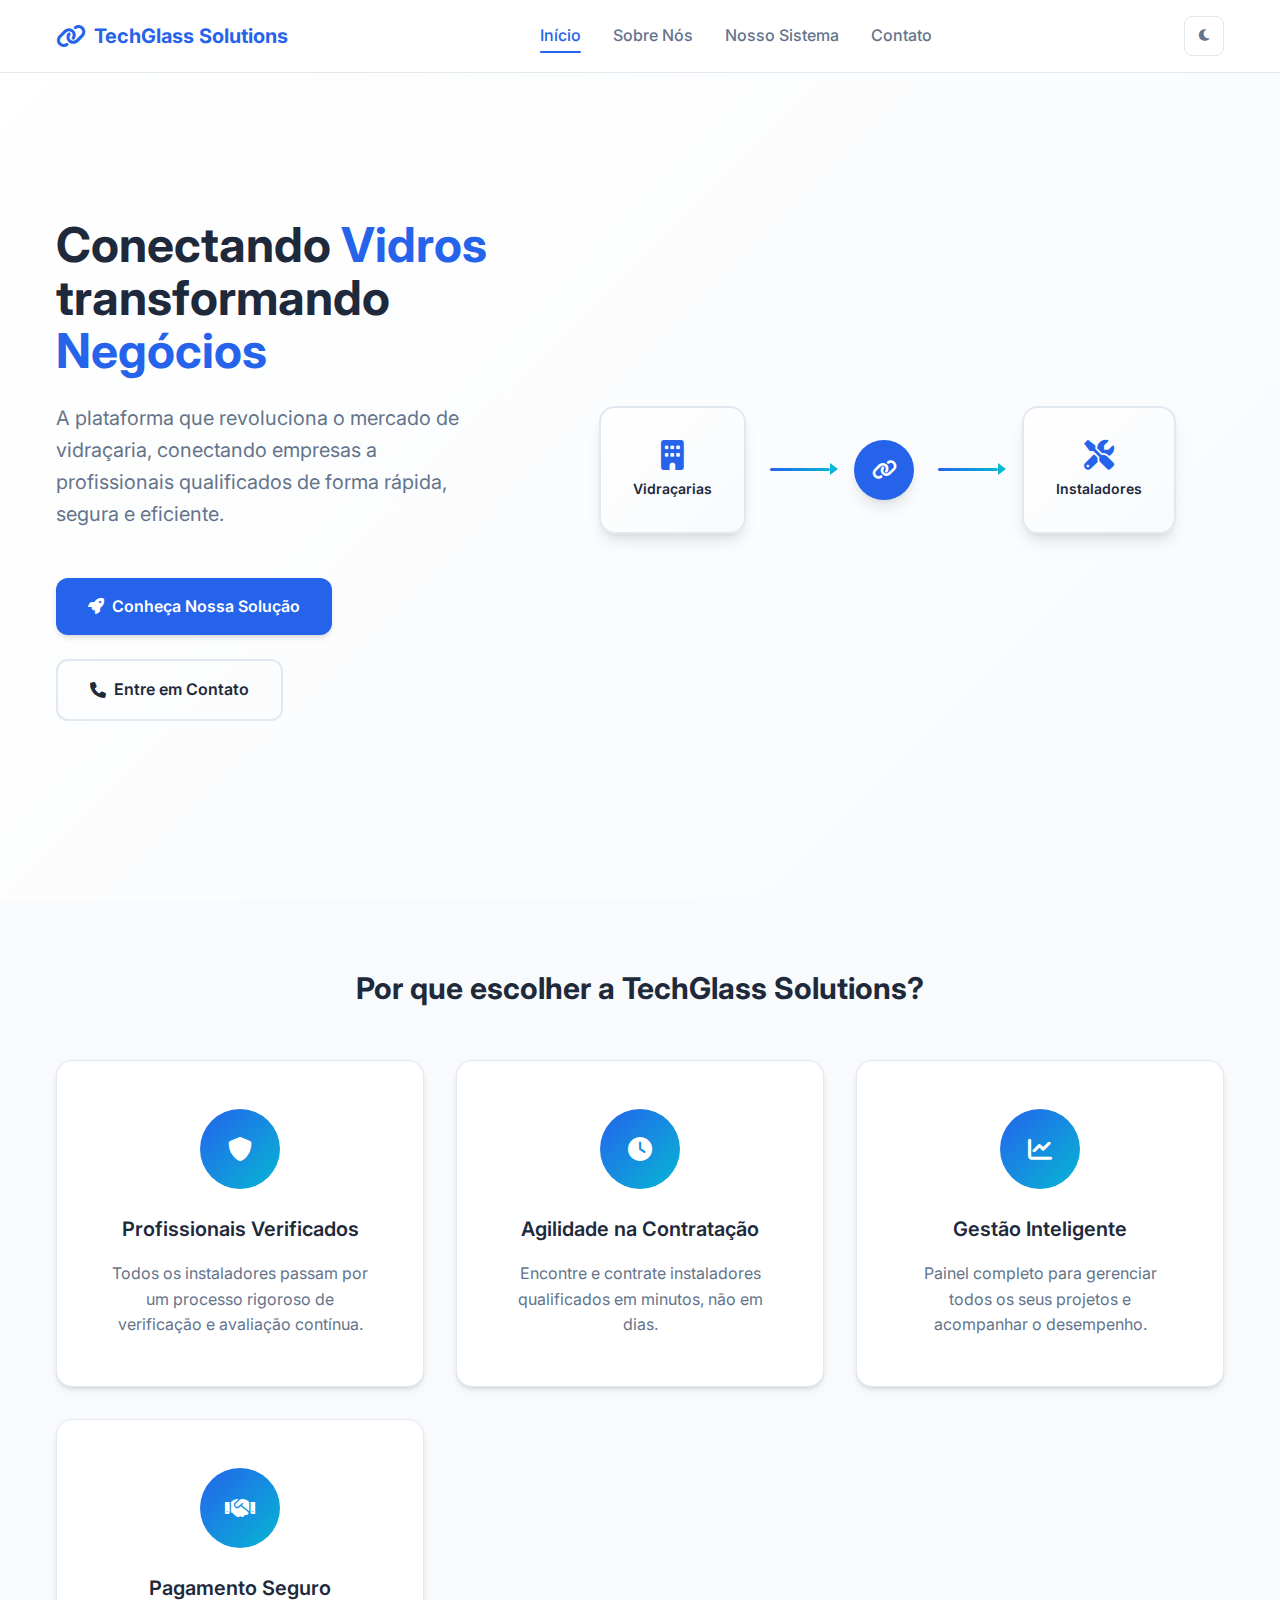
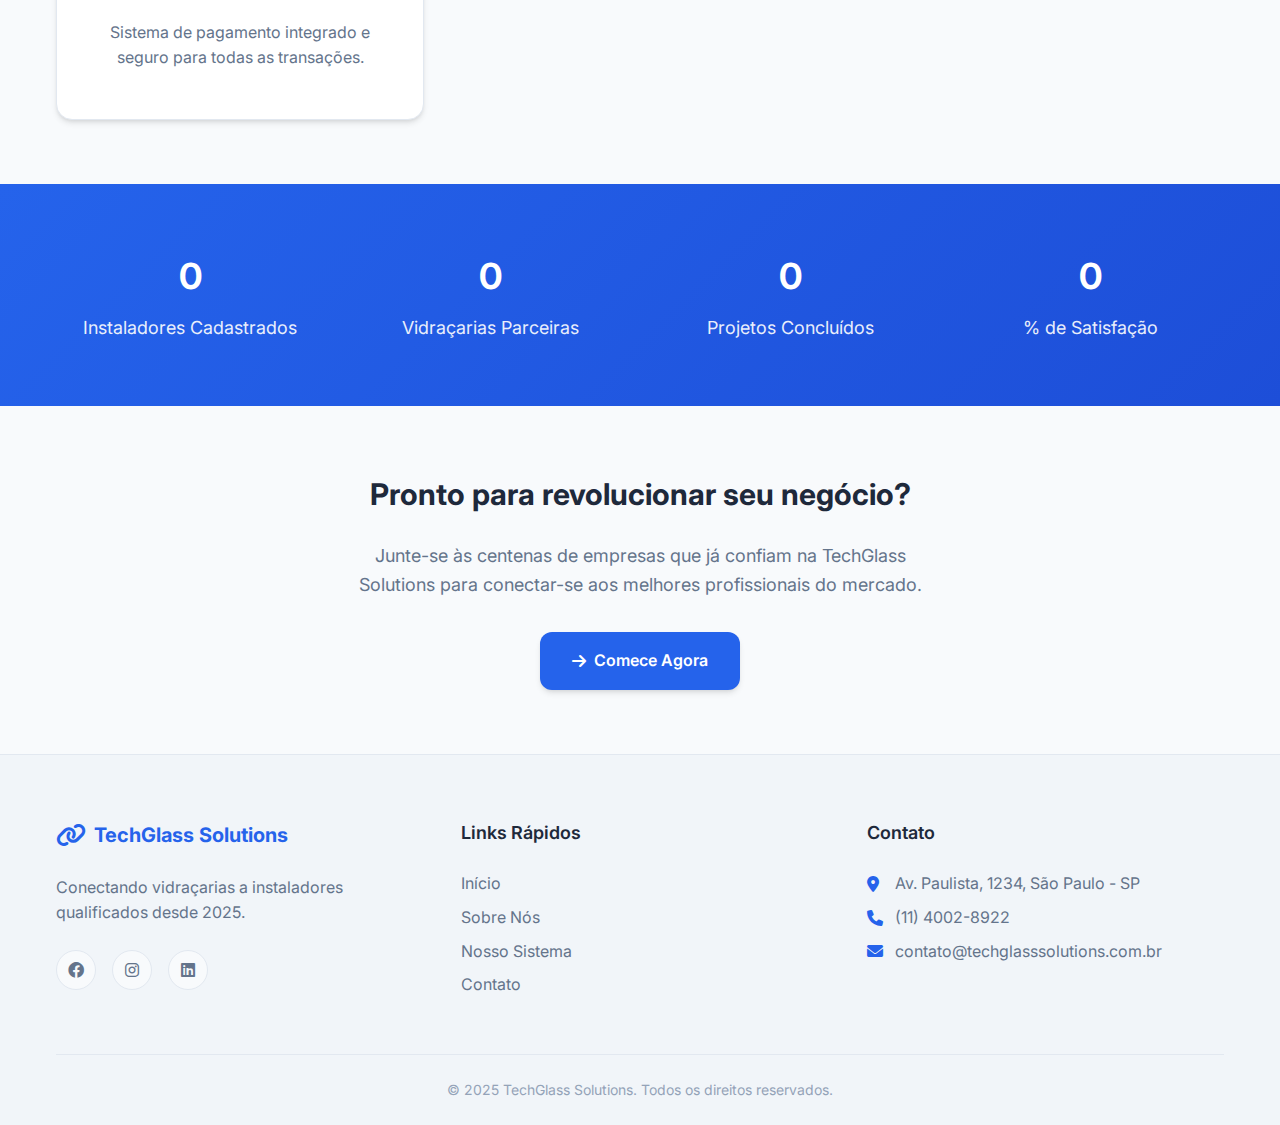
<file: index.html>
<!DOCTYPE html>
<html lang="pt-BR">

<head>
  <meta charset="UTF-8">
  <meta name="viewport" content="width=device-width, initial-scale=1.0">
  <title>TechGlass Solutions - Conectando Vidraçarias a Instaladores</title>
  <link rel="stylesheet" href="styles.css">
  <link href="https://fonts.googleapis.com/css2?family=Inter:wght@300;400;500;600;700&display=swap" rel="stylesheet">
  <link rel="stylesheet" href="https://cdnjs.cloudflare.com/ajax/libs/font-awesome/6.0.0/css/all.min.css">
</head>

<body>
  <!-- Header -->
  <header class="header">
    <nav class="navbar">
      <div class="nav-container">
        <div class="nav-logo">
          <i class="fas fa-link"></i>
          <span>TechGlass Solutions</span>
        </div>
        <ul class="nav-menu">
          <li><a href="index.html" class="nav-link active">Início</a></li>
          <li><a href="sobre.html" class="nav-link">Sobre Nós</a></li>
          <li><a href="projeto.html" class="nav-link">Nosso Sistema</a></li>
          <li><a href="contato.html" class="nav-link">Contato</a></li>
        </ul>
        <div class="nav-controls">
          <button class="theme-toggle" id="themeToggle">
            <i class="fas fa-moon"></i>
          </button>
          <div class="hamburger" id="hamburger">
            <span></span>
            <span></span>
            <span></span>
          </div>
        </div>
      </div>
    </nav>
  </header>

  <!-- Hero Section -->
  <section class="hero">
    <div class="hero-container">
      <div class="hero-content">
        <h1 class="hero-title">
          Conectando <span class="highlight">Vidros</span>
          transformando <span class="highlight">Negócios</span>
        </h1>
        <p class="hero-subtitle">
          A plataforma que revoluciona o mercado de vidraçaria, conectando empresas a profissionais qualificados de
          forma rápida, segura e eficiente.
        </p>
        <div class="hero-buttons">
          <a href="projeto.html" class="btn btn-primary">
            <i class="fas fa-rocket"></i>
            Conheça Nossa Solução
          </a>
          <a href="contato.html" class="btn btn-secondary">
            <i class="fas fa-phone"></i>
            Entre em Contato
          </a>
        </div>
      </div>
      <div class="hero-image">
        <div class="hero-graphic">
          <div class="glass-panel panel-1">
            <i class="fas fa-building"></i>
            <span>Vidraçarias</span>
          </div>
          <div class="connection-line"></div>
          <div class="platform-icon">
            <i class="fas fa-link"></i>
          </div>
          <div class="connection-line"></div>
          <div class="glass-panel panel-2">
            <i class="fas fa-tools"></i>
            <span>Instaladores</span>
          </div>
        </div>
      </div>
    </div>
  </section>

  <!-- Features Section -->
  <section class="features">
    <div class="container">
      <h2 class="section-title">Por que escolher a TechGlass Solutions?</h2>
      <div class="features-grid">
        <div class="feature-card">
          <div class="feature-icon">
            <i class="fas fa-shield-alt"></i>
          </div>
          <h3>Profissionais Verificados</h3>
          <p>Todos os instaladores passam por um processo rigoroso de verificação e avaliação contínua.</p>
        </div>
        <div class="feature-card">
          <div class="feature-icon">
            <i class="fas fa-clock"></i>
          </div>
          <h3>Agilidade na Contratação</h3>
          <p>Encontre e contrate instaladores qualificados em minutos, não em dias.</p>
        </div>
        <div class="feature-card">
          <div class="feature-icon">
            <i class="fas fa-chart-line"></i>
          </div>
          <h3>Gestão Inteligente</h3>
          <p>Painel completo para gerenciar todos os seus projetos e acompanhar o desempenho.</p>
        </div>
        <div class="feature-card">
          <div class="feature-icon">
            <i class="fas fa-handshake"></i>
          </div>
          <h3>Pagamento Seguro</h3>
          <p>Sistema de pagamento integrado e seguro para todas as transações.</p>
        </div>
      </div>
    </div>
  </section>

  <!-- Stats Section -->
  <section class="stats">
    <div class="container">
      <div class="stats-grid">
        <div class="stat-item">
          <div class="stat-number" data-target="500">0</div>
          <div class="stat-label">Instaladores Cadastrados</div>
        </div>
        <div class="stat-item">
          <div class="stat-number" data-target="150">0</div>
          <div class="stat-label">Vidraçarias Parceiras</div>
        </div>
        <div class="stat-item">
          <div class="stat-number" data-target="2500">0</div>
          <div class="stat-label">Projetos Concluídos</div>
        </div>
        <div class="stat-item">
          <div class="stat-number" data-target="98">0</div>
          <div class="stat-label">% de Satisfação</div>
        </div>
      </div>
    </div>
  </section>

  <!-- CTA Section -->
  <section class="cta">
    <div class="container">
      <div class="cta-content">
        <h2>Pronto para revolucionar seu negócio?</h2>
        <p>Junte-se às centenas de empresas que já confiam na TechGlass Solutions para conectar-se aos melhores
          profissionais do
          mercado.</p>
        <a href="contato.html" class="btn btn-primary">
          <i class="fas fa-arrow-right"></i>
          Comece Agora
        </a>
      </div>
    </div>
  </section>

  <!-- Footer -->
  <footer class="footer">
    <div class="container">
      <div class="footer-content">
        <div class="footer-section">
          <div class="footer-logo">
            <i class="fas fa-link"></i>
            <span>TechGlass Solutions</span>
          </div>
          <p>Conectando vidraçarias a instaladores qualificados desde 2025.</p>
          <div class="social-links">
            <a href="#"><i class="fab fa-facebook"></i></a>
            <a href="#"><i class="fab fa-instagram"></i></a>
            <a href="#"><i class="fab fa-linkedin"></i></a>
          </div>
        </div>
        <div class="footer-section">
          <h4>Links Rápidos</h4>
          <ul>
            <li><a href="index.html">Início</a></li>
            <li><a href="sobre.html">Sobre Nós</a></li>
            <li><a href="projeto.html">Nosso Sistema</a></li>
            <li><a href="contato.html">Contato</a></li>
          </ul>
        </div>
        <div class="footer-section">
          <h4>Contato</h4>
          <div class="contact-info">
            <p><i class="fas fa-map-marker-alt"></i> Av. Paulista, 1234, São Paulo - SP</p>
            <p><i class="fas fa-phone"></i> (11) 4002-8922</p>
            <p><i class="fas fa-envelope"></i> contato@techglasssolutions.com.br</p>
          </div>
        </div>
      </div>
      <div class="footer-bottom">
        <p>&copy; 2025 TechGlass Solutions. Todos os direitos reservados.</p>
      </div>
    </div>
  </footer>

  <script src="script.js"></script>
</body>

</html>
</file>
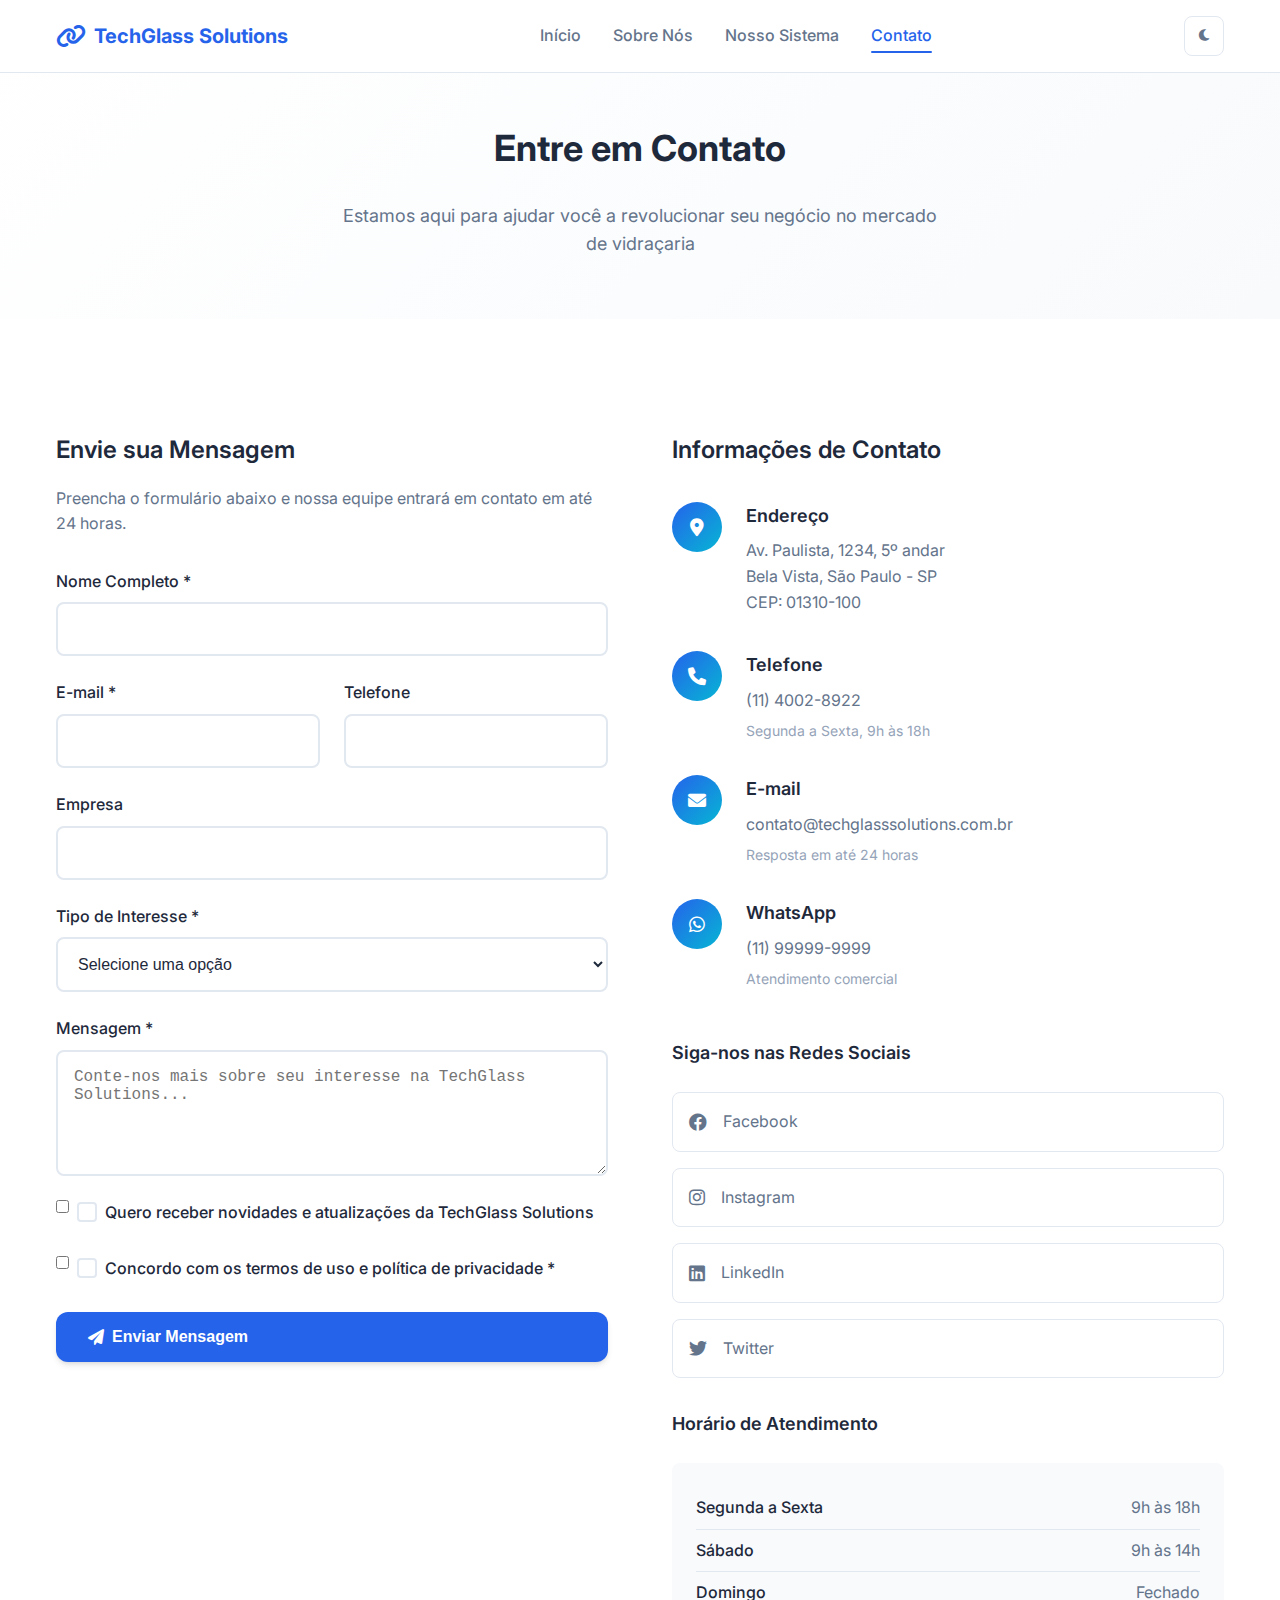
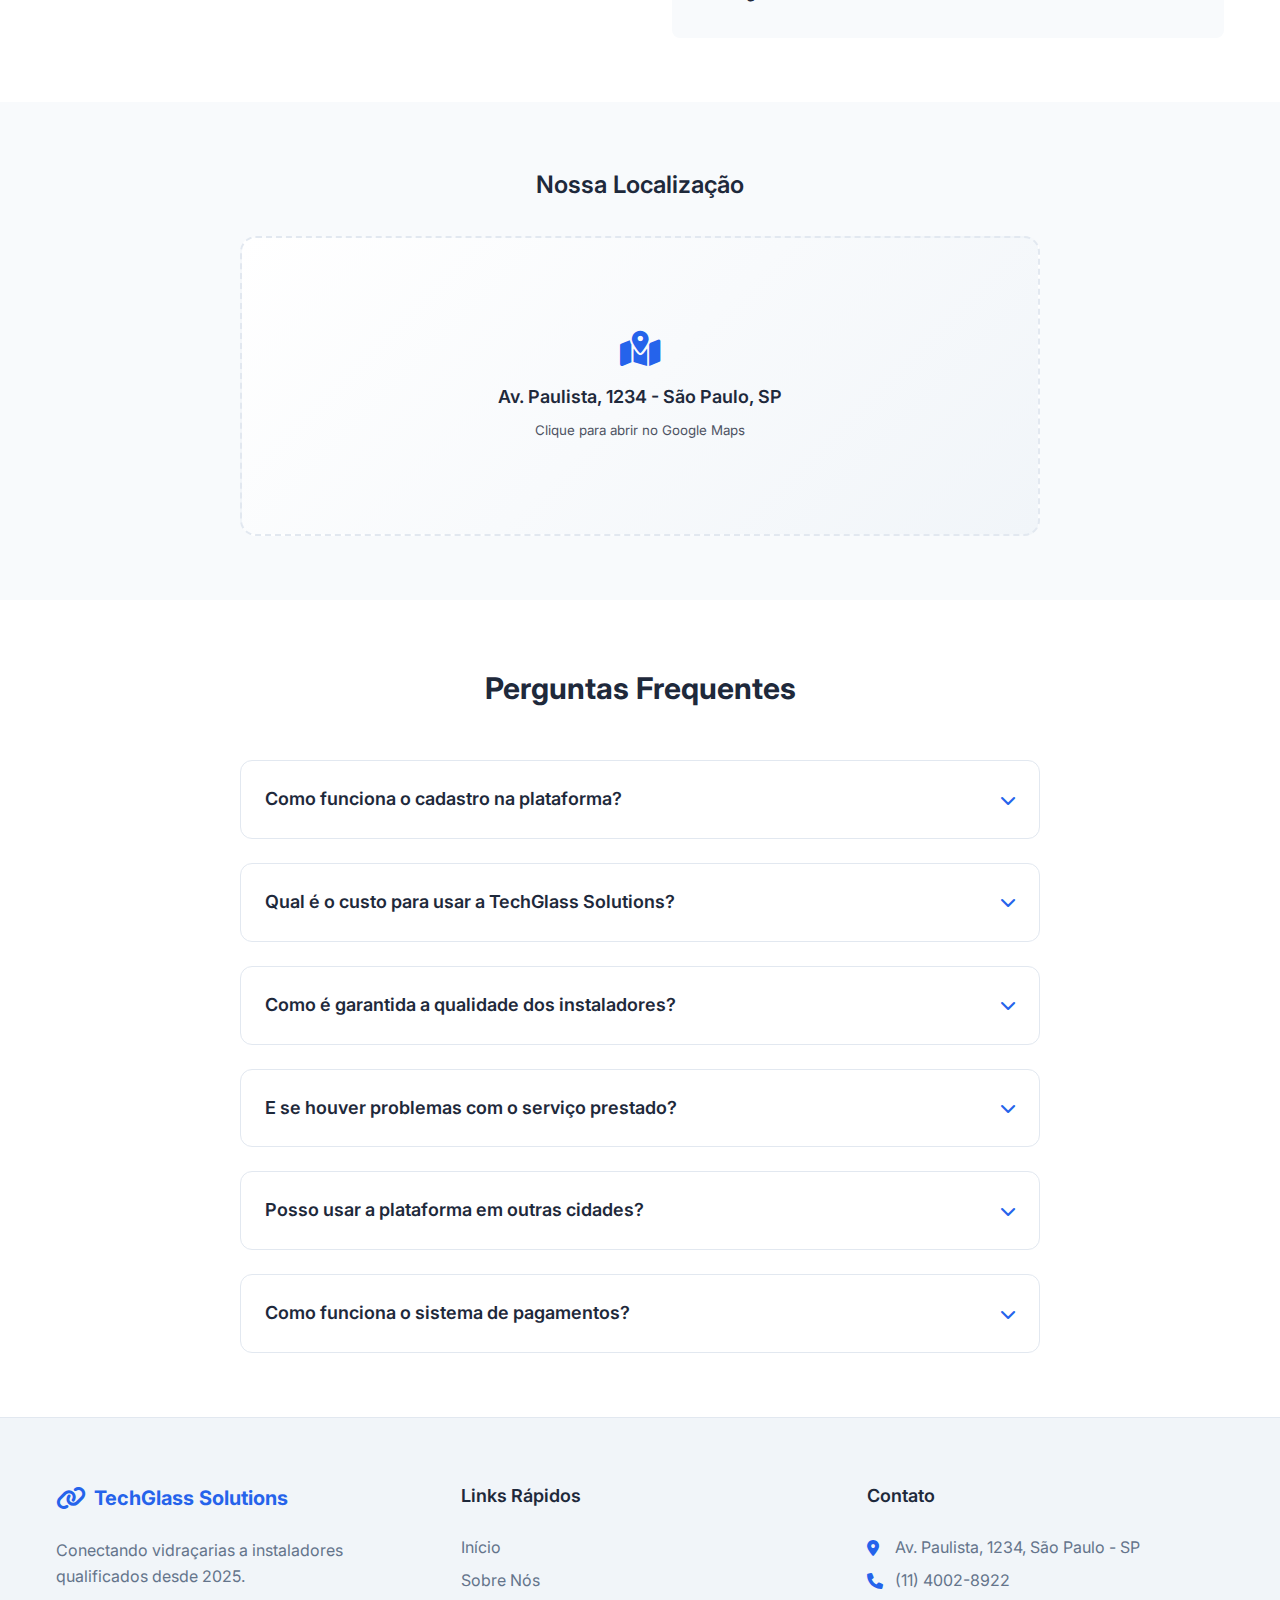
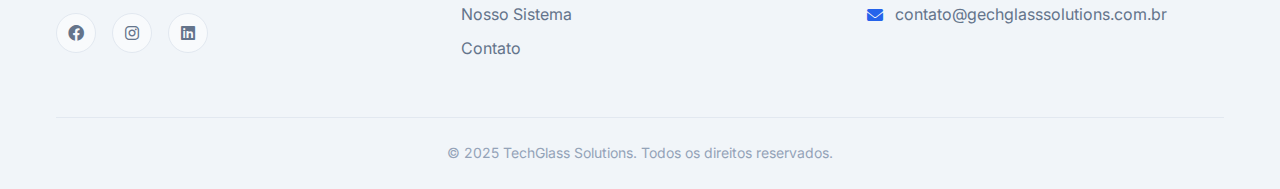
<file: contato.html>
<!DOCTYPE html>
<html lang="pt-BR">

<head>
  <meta charset="UTF-8">
  <meta name="viewport" content="width=device-width, initial-scale=1.0">
  <title>Contato - TechGlass Solutions</title>
  <link rel="stylesheet" href="css/styles.css">
  <link href="https://fonts.googleapis.com/css2?family=Inter:wght@300;400;500;600;700&display=swap" rel="stylesheet">
  <link rel="stylesheet" href="https://cdnjs.cloudflare.com/ajax/libs/font-awesome/6.0.0/css/all.min.css">
</head>

<body>
  <!-- Header -->
  <header class="header">
    <nav class="navbar">
      <div class="nav-container">
        <div class="nav-logo">
          <i class="fas fa-link"></i>
          <span>TechGlass Solutions</span>
        </div>
        <ul class="nav-menu">
          <li><a href="index.html" class="nav-link">Início</a></li>
          <li><a href="sobre.html" class="nav-link">Sobre Nós</a></li>
          <li><a href="projeto.html" class="nav-link">Nosso Sistema</a></li>
          <li><a href="contato.html" class="nav-link active">Contato</a></li>
        </ul>
        <div class="nav-controls">
          <button class="theme-toggle" id="themeToggle">
            <i class="fas fa-moon"></i>
          </button>
          <div class="hamburger" id="hamburger">
            <span></span>
            <span></span>
            <span></span>
          </div>
        </div>
      </div>
    </nav>
  </header>

  <!-- Page Header -->
  <section class="page-header">
    <div class="container">
      <h1>Entre em Contato</h1>
      <p>Estamos aqui para ajudar você a revolucionar seu negócio no mercado de vidraçaria</p>
    </div>
  </section>

  <!-- Contact Section -->
  <section class="contact">
    <div class="container">
      <div class="contact-grid">
        <!-- Contact Form -->
        <div class="contact-form-section">
          <h2>Envie sua Mensagem</h2>
          <p>Preencha o formulário abaixo e nossa equipe entrará em contato em até 24 horas.</p>

          <form class="contact-form" id="contactForm">
            <div class="form-group">
              <label for="nome">Nome Completo *</label>
              <input type="text" id="nome" name="nome" required>
            </div>

            <div class="form-row">
              <div class="form-group">
                <label for="email">E-mail *</label>
                <input type="email" id="email" name="email" required>
              </div>
              <div class="form-group">
                <label for="telefone">Telefone</label>
                <input type="tel" id="telefone" name="telefone">
              </div>
            </div>

            <div class="form-group">
              <label for="empresa">Empresa</label>
              <input type="text" id="empresa" name="empresa">
            </div>

            <div class="form-group">
              <label for="tipo">Tipo de Interesse *</label>
              <select id="tipo" name="tipo" required>
                <option value="">Selecione uma opção</option>
                <option value="vidracaria">Sou uma vidraçaria interessada</option>
                <option value="instalador">Sou um instalador interessado</option>
                <option value="investidor">Sou um investidor</option>
                <option value="parceria">Interesse em parceria</option>
                <option value="imprensa">Imprensa</option>
                <option value="outro">Outro</option>
              </select>
            </div>

            <div class="form-group">
              <label for="mensagem">Mensagem *</label>
              <textarea id="mensagem" name="mensagem" rows="5" required
                placeholder="Conte-nos mais sobre seu interesse na TechGlass Solutions..."></textarea>
            </div>

            <div class="form-group checkbox-group">
              <label class="checkbox-label">
                <input type="checkbox" id="newsletter" name="newsletter">
                <span class="checkmark"></span>
                Quero receber novidades e atualizações da TechGlass Solutions
              </label>
            </div>

            <div class="form-group checkbox-group">
              <label class="checkbox-label">
                <input type="checkbox" id="termos" name="termos" required>
                <span class="checkmark"></span>
                Concordo com os termos de uso e política de privacidade *
              </label>
            </div>

            <button type="submit" class="btn btn-primary">
              <i class="fas fa-paper-plane"></i>
              Enviar Mensagem
            </button>
          </form>
        </div>

        <!-- Contact Info -->
        <div class="contact-info-section">
          <h2>Informações de Contato</h2>

          <div class="contact-methods">
            <div class="contact-method">
              <div class="method-icon">
                <i class="fas fa-map-marker-alt"></i>
              </div>
              <div class="method-info">
                <h4>Endereço</h4>
                <p>Av. Paulista, 1234, 5º andar<br>
                  Bela Vista, São Paulo - SP<br>
                  CEP: 01310-100</p>
              </div>
            </div>

            <div class="contact-method">
              <div class="method-icon">
                <i class="fas fa-phone"></i>
              </div>
              <div class="method-info">
                <h4>Telefone</h4>
                <p>(11) 4002-8922</p>
                <small>Segunda a Sexta, 9h às 18h</small>
              </div>
            </div>

            <div class="contact-method">
              <div class="method-icon">
                <i class="fas fa-envelope"></i>
              </div>
              <div class="method-info">
                <h4>E-mail</h4>
                <p>contato@techglasssolutions.com.br</p>
                <small>Resposta em até 24 horas</small>
              </div>
            </div>

            <div class="contact-method">
              <div class="method-icon">
                <i class="fab fa-whatsapp"></i>
              </div>
              <div class="method-info">
                <h4>WhatsApp</h4>
                <p>(11) 99999-9999</p>
                <small>Atendimento comercial</small>
              </div>
            </div>
          </div>

          <div class="social-section">
            <h4>Siga-nos nas Redes Sociais</h4>
            <div class="social-links-large">
              <a href="#" class="social-link">
                <i class="fab fa-facebook"></i>
                <span>Facebook</span>
              </a>
              <a href="#" class="social-link">
                <i class="fab fa-instagram"></i>
                <span>Instagram</span>
              </a>
              <a href="#" class="social-link">
                <i class="fab fa-linkedin"></i>
                <span>LinkedIn</span>
              </a>
              <a href="#" class="social-link">
                <i class="fab fa-twitter"></i>
                <span>Twitter</span>
              </a>
            </div>
          </div>

          <div class="business-hours">
            <h4>Horário de Atendimento</h4>
            <div class="hours-list">
              <div class="hour-item">
                <span>Segunda a Sexta</span>
                <span>9h às 18h</span>
              </div>
              <div class="hour-item">
                <span>Sábado</span>
                <span>9h às 14h</span>
              </div>
              <div class="hour-item">
                <span>Domingo</span>
                <span>Fechado</span>
              </div>
            </div>
          </div>
        </div>
      </div>
    </div>
  </section>

  <!-- Map Section -->
  <section class="map-section">
    <div class="container">
      <h2>Nossa Localização</h2>
      <div class="map-container">
        <div class="map-placeholder">
          <i class="fas fa-map-marked-alt"></i>
          <p>Av. Paulista, 1234 - São Paulo, SP</p>
          <small>Clique para abrir no Google Maps</small>
        </div>
      </div>
    </div>
  </section>

  <!-- FAQ Section -->
  <section class="faq">
    <div class="container">
      <h2 class="section-title">Perguntas Frequentes</h2>
      <div class="faq-grid">
        <div class="faq-item">
          <div class="faq-question">
            <h4>Como funciona o cadastro na plataforma?</h4>
            <i class="fas fa-chevron-down"></i>
          </div>
          <div class="faq-answer">
            <p>O cadastro é simples e gratuito. Vidraçarias e instaladores podem se registrar fornecendo informações
              básicas da empresa ou perfil profissional. Após a verificação dos documentos, o acesso à plataforma é
              liberado.</p>
          </div>
        </div>

        <div class="faq-item">
          <div class="faq-question">
            <h4>Qual é o custo para usar a TechGlass Solutions?</h4>
            <i class="fas fa-chevron-down"></i>
          </div>
          <div class="faq-answer">
            <p>Cobramos uma pequena taxa apenas quando uma contratação é efetivada através da plataforma. Não há
              mensalidades ou custos fixos. O cadastro e navegação são completamente gratuitos.</p>
          </div>
        </div>

        <div class="faq-item">
          <div class="faq-question">
            <h4>Como é garantida a qualidade dos instaladores?</h4>
            <i class="fas fa-chevron-down"></i>
          </div>
          <div class="faq-answer">
            <p>Todos os instaladores passam por verificação de documentos, referências e avaliação de trabalhos
              anteriores. Além disso, mantemos um sistema de avaliações contínuas dos clientes.</p>
          </div>
        </div>

        <div class="faq-item">
          <div class="faq-question">
            <h4>E se houver problemas com o serviço prestado?</h4>
            <i class="fas fa-chevron-down"></i>
          </div>
          <div class="faq-answer">
            <p>Temos uma equipe de suporte dedicada para mediar conflitos e garantir a satisfação de ambas as partes.
              Também oferecemos um sistema de garantia para os trabalhos realizados.</p>
          </div>
        </div>

        <div class="faq-item">
          <div class="faq-question">
            <h4>Posso usar a plataforma em outras cidades?</h4>
            <i class="fas fa-chevron-down"></i>
          </div>
          <div class="faq-answer">
            <p>Atualmente operamos na Grande São Paulo, mas temos planos de expansão para outras capitais em 2025. Entre
              em contato para saber sobre a disponibilidade na sua região.</p>
          </div>
        </div>

        <div class="faq-item">
          <div class="faq-question">
            <h4>Como funciona o sistema de pagamentos?</h4>
            <i class="fas fa-chevron-down"></i>
          </div>
          <div class="faq-answer">
            <p>Utilizamos um sistema de escrow seguro. O pagamento fica retido até a conclusão satisfatória do trabalho,
              garantindo segurança tanto para a vidraçaria quanto para o instalador.</p>
          </div>
        </div>
      </div>
    </div>
  </section>

  <!-- Footer -->
  <footer class="footer">
    <div class="container">
      <div class="footer-content">
        <div class="footer-section">
          <div class="footer-logo">
            <i class="fas fa-link"></i>
            <span>TechGlass Solutions</span>
          </div>
          <p>Conectando vidraçarias a instaladores qualificados desde 2025.</p>
          <div class="social-links">
            <a href="#"><i class="fab fa-facebook"></i></a>
            <a href="#"><i class="fab fa-instagram"></i></a>
            <a href="#"><i class="fab fa-linkedin"></i></a>
          </div>
        </div>
        <div class="footer-section">
          <h4>Links Rápidos</h4>
          <ul>
            <li><a href="index.html">Início</a></li>
            <li><a href="sobre.html">Sobre Nós</a></li>
            <li><a href="projeto.html">Nosso Sistema</a></li>
            <li><a href="contato.html">Contato</a></li>
          </ul>
        </div>
        <div class="footer-section">
          <h4>Contato</h4>
          <div class="contact-info">
            <p><i class="fas fa-map-marker-alt"></i> Av. Paulista, 1234, São Paulo - SP</p>
            <p><i class="fas fa-phone"></i> (11) 4002-8922</p>
            <p><i class="fas fa-envelope"></i> contato@gechglasssolutions.com.br</p>
          </div>
        </div>
      </div>
      <div class="footer-bottom">
        <p>&copy; 2025 TechGlass Solutions. Todos os direitos reservados.</p>
      </div>
    </div>
  </footer>

  <script src="js/script.js"></script>
</body>

</html>
</file>
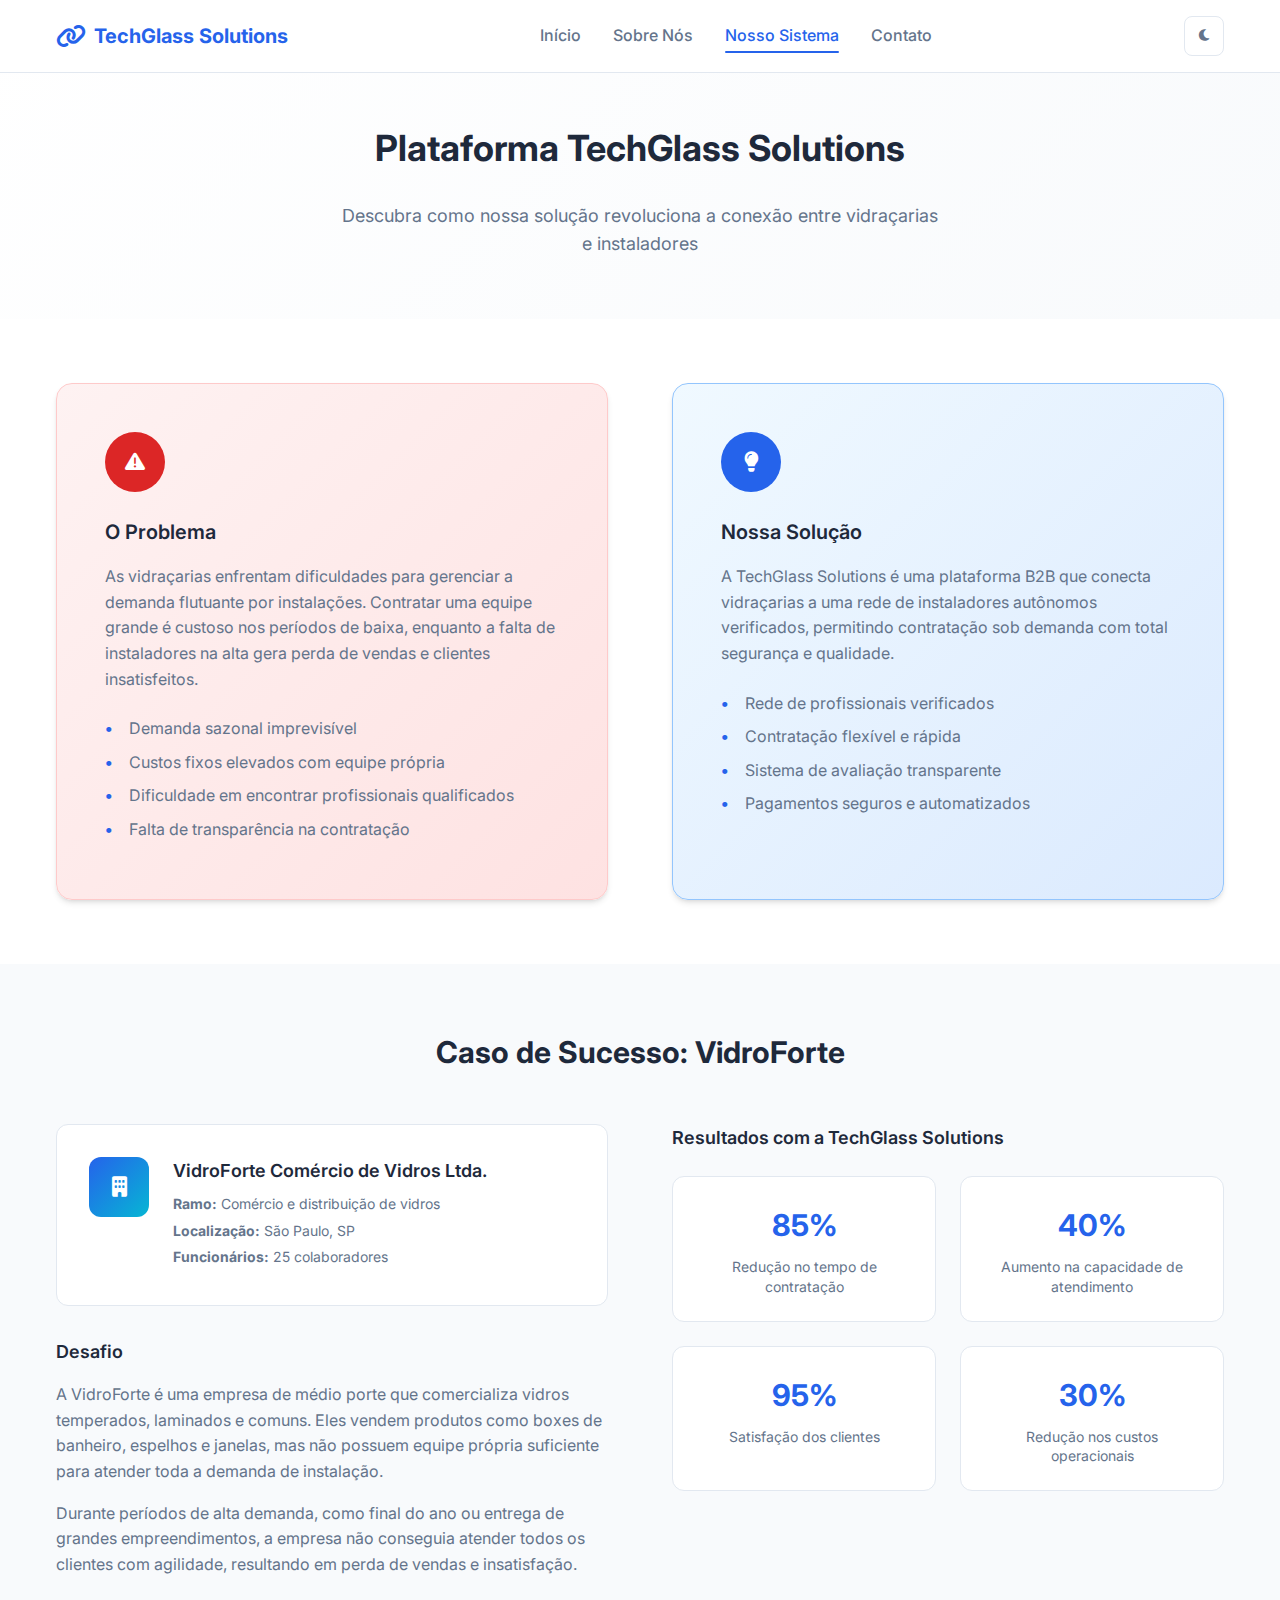
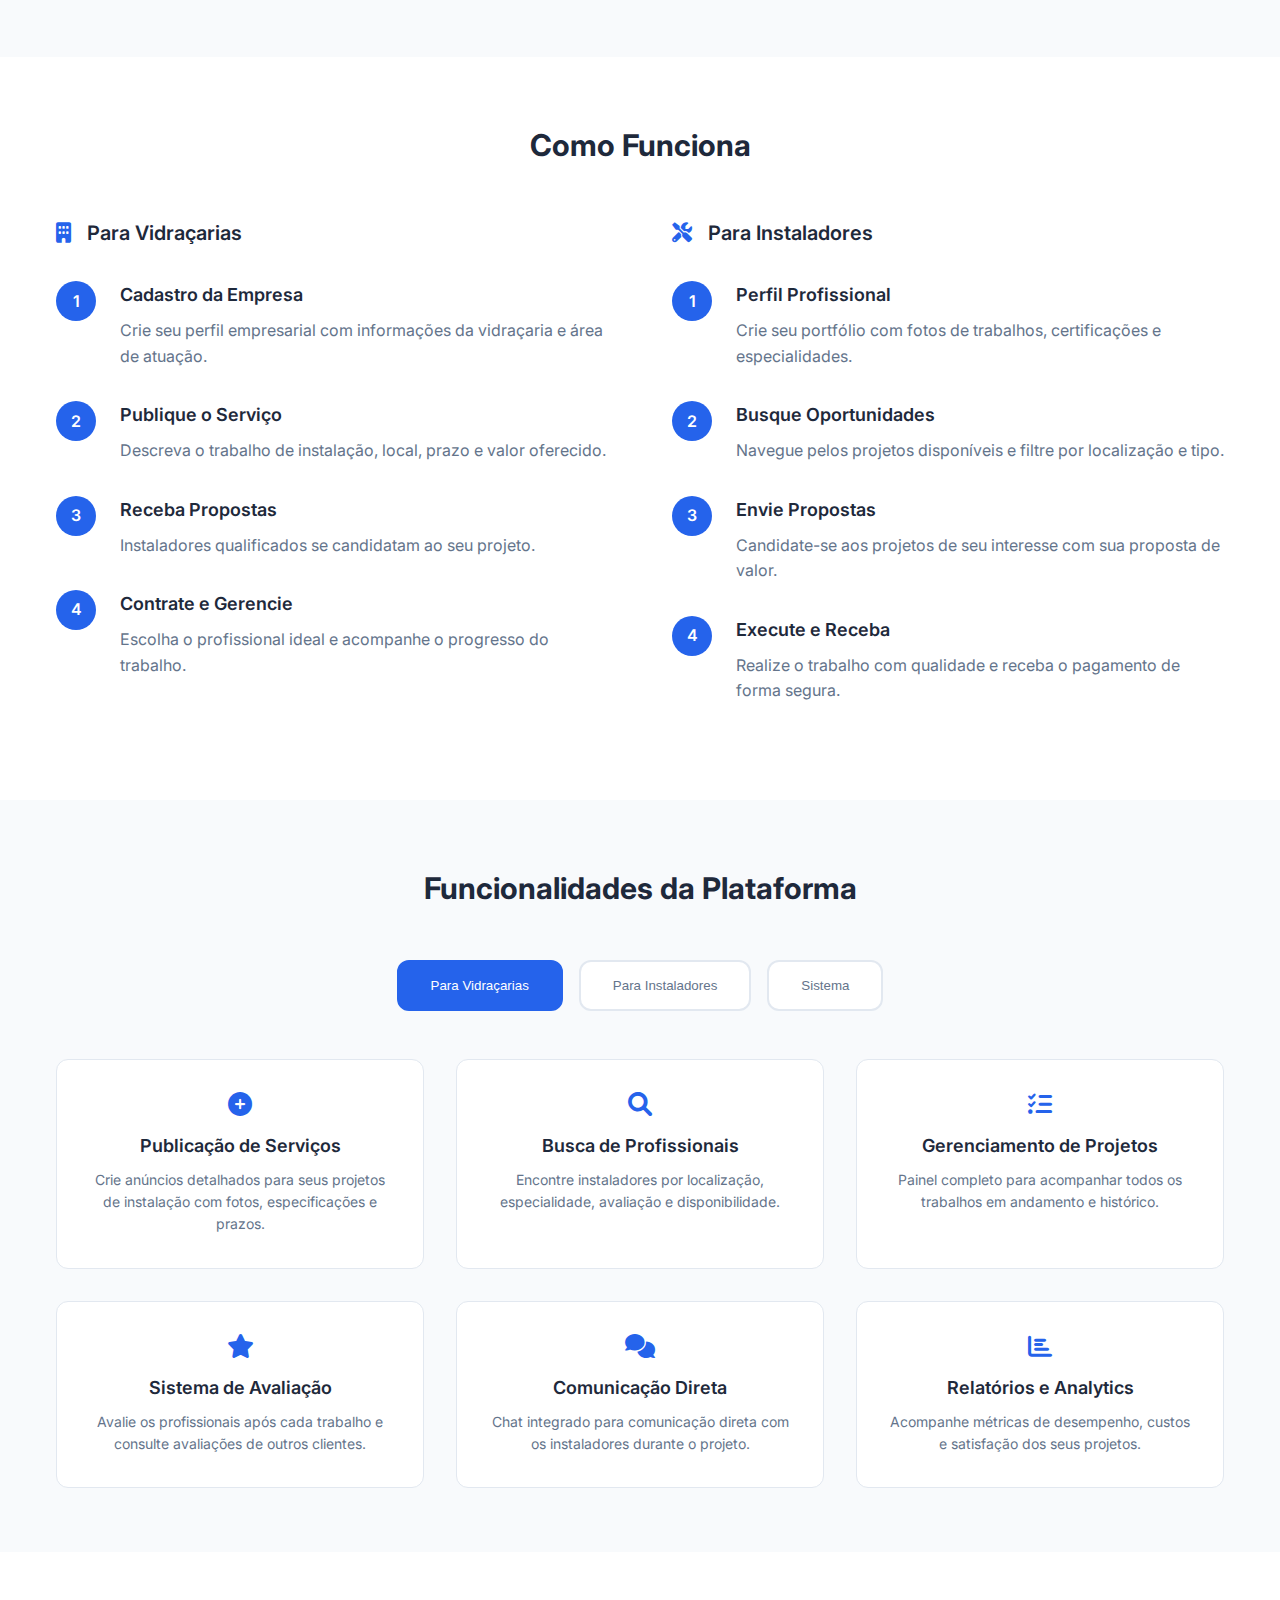
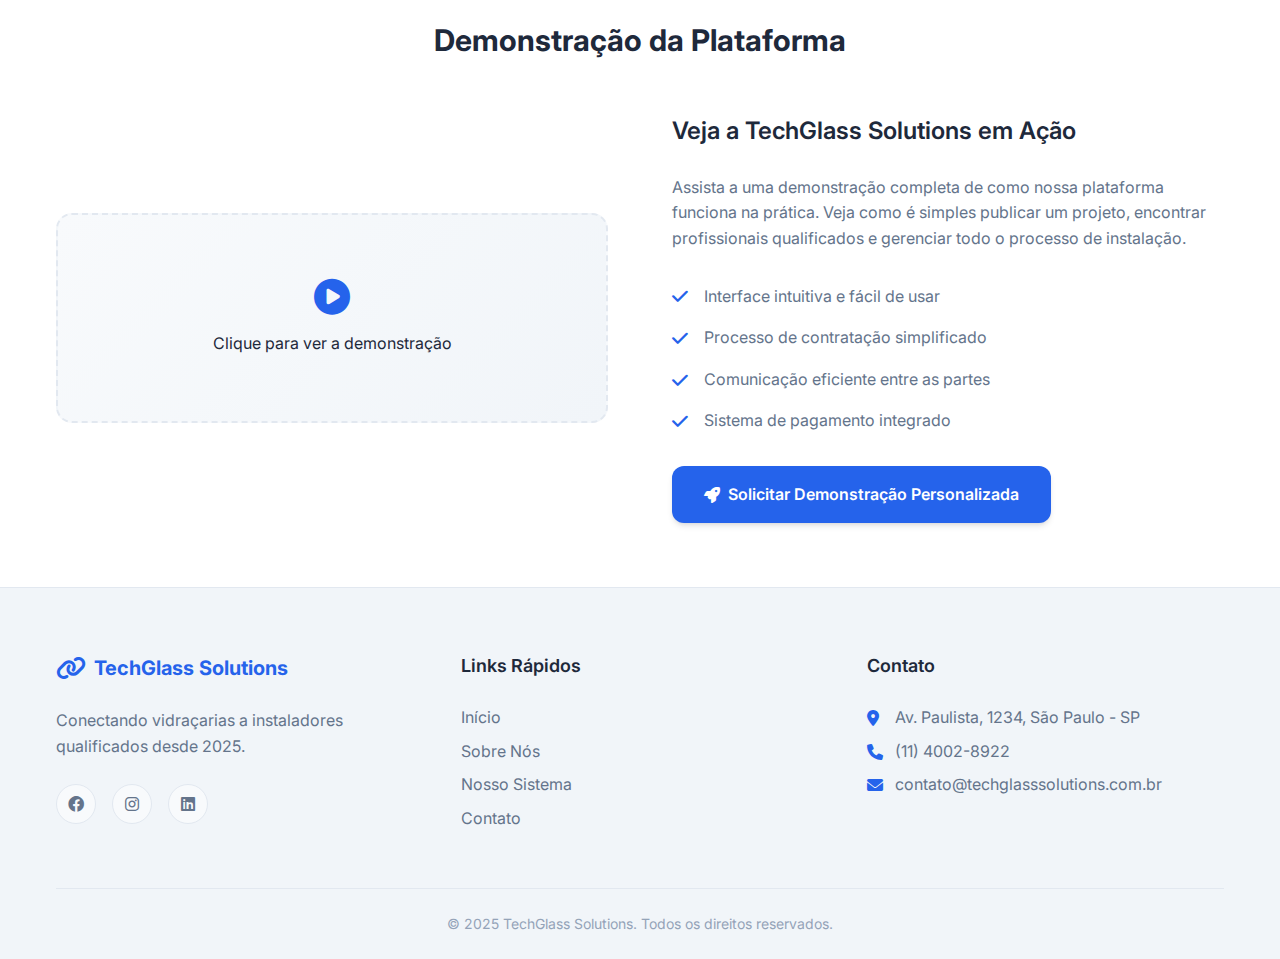
<file: projeto.html>
<!DOCTYPE html>
<html lang="pt-BR">

<head>
  <meta charset="UTF-8">
  <meta name="viewport" content="width=device-width, initial-scale=1.0">
  <title>Nosso Sistema - TechGlass Solutions</title>
  <link rel="stylesheet" href="styles.css">
  <link href="https://fonts.googleapis.com/css2?family=Inter:wght@300;400;500;600;700&display=swap" rel="stylesheet">
  <link rel="stylesheet" href="https://cdnjs.cloudflare.com/ajax/libs/font-awesome/6.0.0/css/all.min.css">
</head>

<body>
  <!-- Header -->
  <header class="header">
    <nav class="navbar">
      <div class="nav-container">
        <div class="nav-logo">
          <i class="fas fa-link"></i>
          <span>TechGlass Solutions</span>
        </div>
        <ul class="nav-menu">
          <li><a href="index.html" class="nav-link">Início</a></li>
          <li><a href="sobre.html" class="nav-link">Sobre Nós</a></li>
          <li><a href="projeto.html" class="nav-link active">Nosso Sistema</a></li>
          <li><a href="contato.html" class="nav-link">Contato</a></li>
        </ul>
        <div class="nav-controls">
          <button class="theme-toggle" id="themeToggle">
            <i class="fas fa-moon"></i>
          </button>
          <div class="hamburger" id="hamburger">
            <span></span>
            <span></span>
            <span></span>
          </div>
        </div>
      </div>
    </nav>
  </header>

  <!-- Page Header -->
  <section class="page-header">
    <div class="container">
      <h1>Plataforma TechGlass Solutions</h1>
      <p>Descubra como nossa solução revoluciona a conexão entre vidraçarias e instaladores</p>
    </div>
  </section>

  <!-- Problem Solution -->
  <section class="problem-solution">
    <div class="container">
      <div class="ps-grid">
        <div class="ps-card problem">
          <div class="ps-icon">
            <i class="fas fa-exclamation-triangle"></i>
          </div>
          <h3>O Problema</h3>
          <p>As vidraçarias enfrentam dificuldades para gerenciar a demanda flutuante por instalações. Contratar uma
            equipe grande é custoso nos períodos de baixa, enquanto a falta de instaladores na alta gera perda de vendas
            e clientes insatisfeitos.</p>
          <ul>
            <li>Demanda sazonal imprevisível</li>
            <li>Custos fixos elevados com equipe própria</li>
            <li>Dificuldade em encontrar profissionais qualificados</li>
            <li>Falta de transparência na contratação</li>
          </ul>
        </div>

        <div class="ps-card solution">
          <div class="ps-icon">
            <i class="fas fa-lightbulb"></i>
          </div>
          <h3>Nossa Solução</h3>
          <p>A TechGlass Solutions é uma plataforma B2B que conecta vidraçarias a uma rede de instaladores autônomos
            verificados, permitindo contratação sob demanda com total segurança e qualidade.</p>
          <ul>
            <li>Rede de profissionais verificados</li>
            <li>Contratação flexível e rápida</li>
            <li>Sistema de avaliação transparente</li>
            <li>Pagamentos seguros e automatizados</li>
          </ul>
        </div>
      </div>
    </div>
  </section>

  <!-- Client Case Study -->
  <section class="case-study">
    <div class="container">
      <h2 class="section-title">Caso de Sucesso: VidroForte</h2>
      <div class="case-content">
        <div class="case-info">
          <div class="client-card">
            <div class="client-logo">
              <i class="fas fa-building"></i>
            </div>
            <div class="client-details">
              <h4>VidroForte Comércio de Vidros Ltda.</h4>
              <p><strong>Ramo:</strong> Comércio e distribuição de vidros</p>
              <p><strong>Localização:</strong> São Paulo, SP</p>
              <p><strong>Funcionários:</strong> 25 colaboradores</p>
            </div>
          </div>

          <div class="case-challenge">
            <h4>Desafio</h4>
            <p>A VidroForte é uma empresa de médio porte que comercializa vidros temperados, laminados e comuns. Eles
              vendem produtos como boxes de banheiro, espelhos e janelas, mas não possuem equipe própria suficiente para
              atender toda a demanda de instalação.</p>

            <p>Durante períodos de alta demanda, como final do ano ou entrega de grandes empreendimentos, a empresa não
              conseguia atender todos os clientes com agilidade, resultando em perda de vendas e insatisfação.</p>
          </div>
        </div>

        <div class="case-results">
          <h4>Resultados com a TechGlass Solutions</h4>
          <div class="results-grid">
            <div class="result-item">
              <div class="result-number">85%</div>
              <div class="result-label">Redução no tempo de contratação</div>
            </div>
            <div class="result-item">
              <div class="result-number">40%</div>
              <div class="result-label">Aumento na capacidade de atendimento</div>
            </div>
            <div class="result-item">
              <div class="result-number">95%</div>
              <div class="result-label">Satisfação dos clientes</div>
            </div>
            <div class="result-item">
              <div class="result-number">30%</div>
              <div class="result-label">Redução nos custos operacionais</div>
            </div>
          </div>
        </div>
      </div>
    </div>
  </section>

  <!-- How It Works -->
  <section class="how-it-works">
    <div class="container">
      <h2 class="section-title">Como Funciona</h2>
      <div class="user-types">
        <div class="user-type">
          <h3><i class="fas fa-building"></i> Para Vidraçarias</h3>
          <div class="steps">
            <div class="step">
              <div class="step-number">1</div>
              <div class="step-content">
                <h4>Cadastro da Empresa</h4>
                <p>Crie seu perfil empresarial com informações da vidraçaria e área de atuação.</p>
              </div>
            </div>
            <div class="step">
              <div class="step-number">2</div>
              <div class="step-content">
                <h4>Publique o Serviço</h4>
                <p>Descreva o trabalho de instalação, local, prazo e valor oferecido.</p>
              </div>
            </div>
            <div class="step">
              <div class="step-number">3</div>
              <div class="step-content">
                <h4>Receba Propostas</h4>
                <p>Instaladores qualificados se candidatam ao seu projeto.</p>
              </div>
            </div>
            <div class="step">
              <div class="step-number">4</div>
              <div class="step-content">
                <h4>Contrate e Gerencie</h4>
                <p>Escolha o profissional ideal e acompanhe o progresso do trabalho.</p>
              </div>
            </div>
          </div>
        </div>

        <div class="user-type">
          <h3><i class="fas fa-tools"></i> Para Instaladores</h3>
          <div class="steps">
            <div class="step">
              <div class="step-number">1</div>
              <div class="step-content">
                <h4>Perfil Profissional</h4>
                <p>Crie seu portfólio com fotos de trabalhos, certificações e especialidades.</p>
              </div>
            </div>
            <div class="step">
              <div class="step-number">2</div>
              <div class="step-content">
                <h4>Busque Oportunidades</h4>
                <p>Navegue pelos projetos disponíveis e filtre por localização e tipo.</p>
              </div>
            </div>
            <div class="step">
              <div class="step-number">3</div>
              <div class="step-content">
                <h4>Envie Propostas</h4>
                <p>Candidate-se aos projetos de seu interesse com sua proposta de valor.</p>
              </div>
            </div>
            <div class="step">
              <div class="step-number">4</div>
              <div class="step-content">
                <h4>Execute e Receba</h4>
                <p>Realize o trabalho com qualidade e receba o pagamento de forma segura.</p>
              </div>
            </div>
          </div>
        </div>
      </div>
    </div>
  </section>

  <!-- Features Detail -->
  <section class="features-detail">
    <div class="container">
      <h2 class="section-title">Funcionalidades da Plataforma</h2>
      <div class="features-tabs">
        <div class="tab-buttons">
          <button class="tab-btn active" data-tab="vidracarias">Para Vidraçarias</button>
          <button class="tab-btn" data-tab="instaladores">Para Instaladores</button>
          <button class="tab-btn" data-tab="sistema">Sistema</button>
        </div>

        <div class="tab-content active" id="vidracarias">
          <div class="features-grid">
            <div class="feature-item">
              <i class="fas fa-plus-circle"></i>
              <h4>Publicação de Serviços</h4>
              <p>Crie anúncios detalhados para seus projetos de instalação com fotos, especificações e prazos.</p>
            </div>
            <div class="feature-item">
              <i class="fas fa-search"></i>
              <h4>Busca de Profissionais</h4>
              <p>Encontre instaladores por localização, especialidade, avaliação e disponibilidade.</p>
            </div>
            <div class="feature-item">
              <i class="fas fa-tasks"></i>
              <h4>Gerenciamento de Projetos</h4>
              <p>Painel completo para acompanhar todos os trabalhos em andamento e histórico.</p>
            </div>
            <div class="feature-item">
              <i class="fas fa-star"></i>
              <h4>Sistema de Avaliação</h4>
              <p>Avalie os profissionais após cada trabalho e consulte avaliações de outros clientes.</p>
            </div>
            <div class="feature-item">
              <i class="fas fa-comments"></i>
              <h4>Comunicação Direta</h4>
              <p>Chat integrado para comunicação direta com os instaladores durante o projeto.</p>
            </div>
            <div class="feature-item">
              <i class="fas fa-chart-bar"></i>
              <h4>Relatórios e Analytics</h4>
              <p>Acompanhe métricas de desempenho, custos e satisfação dos seus projetos.</p>
            </div>
          </div>
        </div>

        <div class="tab-content" id="instaladores">
          <div class="features-grid">
            <div class="feature-item">
              <i class="fas fa-user-circle"></i>
              <h4>Perfil Profissional</h4>
              <p>Crie um portfólio completo com fotos dos seus trabalhos, certificações e especialidades.</p>
            </div>
            <div class="feature-item">
              <i class="fas fa-briefcase"></i>
              <h4>Oportunidades de Trabalho</h4>
              <p>Acesse um mural atualizado com projetos disponíveis na sua região.</p>
            </div>
            <div class="feature-item">
              <i class="fas fa-paper-plane"></i>
              <h4>Envio de Propostas</h4>
              <p>Candidate-se aos projetos com propostas personalizadas e competitivas.</p>
            </div>
            <div class="feature-item">
              <i class="fas fa-calendar-check"></i>
              <h4>Agenda Integrada</h4>
              <p>Gerencie sua agenda de trabalhos e disponibilidade de forma organizada.</p>
            </div>
            <div class="feature-item">
              <i class="fas fa-credit-card"></i>
              <h4>Pagamento Seguro</h4>
              <p>Receba seus pagamentos de forma segura e automatizada após a conclusão dos trabalhos.</p>
            </div>
            <div class="feature-item">
              <i class="fas fa-trophy"></i>
              <h4>Sistema de Reputação</h4>
              <p>Construa sua reputação através de avaliações positivas e conquiste mais clientes.</p>
            </div>
          </div>
        </div>

        <div class="tab-content" id="sistema">
          <div class="features-grid">
            <div class="feature-item">
              <i class="fas fa-shield-alt"></i>
              <h4>Verificação de Identidade</h4>
              <p>Todos os usuários passam por verificação de identidade e documentação.</p>
            </div>
            <div class="feature-item">
              <i class="fas fa-lock"></i>
              <h4>Pagamentos Seguros</h4>
              <p>Sistema de escrow que protege tanto vidraçarias quanto instaladores.</p>
            </div>
            <div class="feature-item">
              <i class="fas fa-headset"></i>
              <h4>Suporte 24/7</h4>
              <p>Equipe de suporte disponível para resolver qualquer questão ou conflito.</p>
            </div>
            <div class="feature-item">
              <i class="fas fa-mobile-alt"></i>
              <h4>App Mobile</h4>
              <p>Aplicativo móvel para gerenciar projetos e comunicação em qualquer lugar.</p>
            </div>
            <div class="feature-item">
              <i class="fas fa-file-contract"></i>
              <h4>Contratos Digitais</h4>
              <p>Geração automática de contratos digitais para formalizar os acordos.</p>
            </div>
            <div class="feature-item">
              <i class="fas fa-cloud"></i>
              <h4>Backup na Nuvem</h4>
              <p>Todos os dados e documentos são armazenados com segurança na nuvem.</p>
            </div>
          </div>
        </div>
      </div>
    </div>
  </section>

  <!-- Demo Section -->
  <section class="demo">
    <div class="container">
      <h2 class="section-title">Demonstração da Plataforma</h2>
      <div class="demo-content">
        <div class="demo-video">
          <div class="video-placeholder">
            <i class="fas fa-play-circle"></i>
            <p>Clique para ver a demonstração</p>
          </div>
        </div>
        <div class="demo-info">
          <h3>Veja a TechGlass Solutions em Ação</h3>
          <p>Assista a uma demonstração completa de como nossa plataforma funciona na prática. Veja como é simples
            publicar um projeto, encontrar profissionais qualificados e gerenciar todo o processo de instalação.</p>

          <div class="demo-features">
            <div class="demo-feature">
              <i class="fas fa-check"></i>
              <span>Interface intuitiva e fácil de usar</span>
            </div>
            <div class="demo-feature">
              <i class="fas fa-check"></i>
              <span>Processo de contratação simplificado</span>
            </div>
            <div class="demo-feature">
              <i class="fas fa-check"></i>
              <span>Comunicação eficiente entre as partes</span>
            </div>
            <div class="demo-feature">
              <i class="fas fa-check"></i>
              <span>Sistema de pagamento integrado</span>
            </div>
          </div>

          <a href="contato.html" class="btn btn-primary">
            <i class="fas fa-rocket"></i>
            Solicitar Demonstração Personalizada
          </a>
        </div>
      </div>
    </div>
  </section>

  <!-- Footer -->
  <footer class="footer">
    <div class="container">
      <div class="footer-content">
        <div class="footer-section">
          <div class="footer-logo">
            <i class="fas fa-link"></i>
            <span>TechGlass Solutions</span>
          </div>
          <p>Conectando vidraçarias a instaladores qualificados desde 2025.</p>
          <div class="social-links">
            <a href="#"><i class="fab fa-facebook"></i></a>
            <a href="#"><i class="fab fa-instagram"></i></a>
            <a href="#"><i class="fab fa-linkedin"></i></a>
          </div>
        </div>
        <div class="footer-section">
          <h4>Links Rápidos</h4>
          <ul>
            <li><a href="index.html">Início</a></li>
            <li><a href="sobre.html">Sobre Nós</a></li>
            <li><a href="projeto.html">Nosso Sistema</a></li>
            <li><a href="contato.html">Contato</a></li>
          </ul>
        </div>
        <div class="footer-section">
          <h4>Contato</h4>
          <div class="contact-info">
            <p><i class="fas fa-map-marker-alt"></i> Av. Paulista, 1234, São Paulo - SP</p>
            <p><i class="fas fa-phone"></i> (11) 4002-8922</p>
            <p><i class="fas fa-envelope"></i> contato@techglasssolutions.com.br</p>
          </div>
        </div>
      </div>
      <div class="footer-bottom">
        <p>&copy; 2025 TechGlass Solutions. Todos os direitos reservados.</p>
      </div>
    </div>
  </footer>

  <script src="script.js"></script>
</body>

</html>
</file>
<file: styles.css>
/* Reset e Configurações Básicas */
* {
    margin: 0;
    padding: 0;
    box-sizing: border-box;
}

:root {
    /* Cores Principais */
    --primary-color: #2563eb;
    --primary-dark: #1d4ed8;
    --secondary-color: #64748b;
    --accent-color: #06b6d4;
    
    /* Cores de Fundo */
    --bg-primary: #ffffff;
    --bg-secondary: #f8fafc;
    --bg-tertiary: #f1f5f9;
    
    /* Cores de Texto */
    --text-primary: #1e293b;
    --text-secondary: #64748b;
    --text-light: #94a3b8;
    
    /* Cores de Borda */
    --border-color: #e2e8f0;
    --border-light: #f1f5f9;
    
    /* Sombras */
    --shadow-sm: 0 1px 2px 0 rgb(0 0 0 / 0.05);
    --shadow-md: 0 4px 6px -1px rgb(0 0 0 / 0.1), 0 2px 4px -2px rgb(0 0 0 / 0.1);
    --shadow-lg: 0 10px 15px -3px rgb(0 0 0 / 0.1), 0 4px 6px -4px rgb(0 0 0 / 0.1);
    --shadow-xl: 0 20px 25px -5px rgb(0 0 0 / 0.1), 0 8px 10px -6px rgb(0 0 0 / 0.1);
    
    /* Tipografia */
    --font-family: 'Inter', -apple-system, BlinkMacSystemFont, 'Segoe UI', Roboto, sans-serif;
    --font-size-xs: 0.75rem;
    --font-size-sm: 0.875rem;
    --font-size-base: 1rem;
    --font-size-lg: 1.125rem;
    --font-size-xl: 1.25rem;
    --font-size-2xl: 1.5rem;
    --font-size-3xl: 1.875rem;
    --font-size-4xl: 2.25rem;
    --font-size-5xl: 3rem;
    
    /* Espaçamentos */
    --spacing-xs: 0.25rem;
    --spacing-sm: 0.5rem;
    --spacing-md: 1rem;
    --spacing-lg: 1.5rem;
    --spacing-xl: 2rem;
    --spacing-2xl: 3rem;
    --spacing-3xl: 4rem;
    
    /* Transições */
    --transition-fast: 0.15s ease-in-out;
    --transition-normal: 0.3s ease-in-out;
    --transition-slow: 0.5s ease-in-out;
}

/* Tema Escuro */
[data-theme="dark"] {
    --bg-primary: #0f172a;
    --bg-secondary: #1e293b;
    --bg-tertiary: #334155;
    --text-primary: #f8fafc;
    --text-secondary: #cbd5e1;
    --text-light: #94a3b8;
    --border-color: #334155;
    --border-light: #475569;
}

/* Estilos Base */
html {
    scroll-behavior: smooth;
}

body {
    font-family: var(--font-family);
    font-size: var(--font-size-base);
    line-height: 1.6;
    color: var(--text-primary);
    background-color: var(--bg-primary);
    transition: background-color var(--transition-normal), color var(--transition-normal);
}

.container {
    max-width: 1200px;
    margin: 0 auto;
    padding: 0 var(--spacing-md);
}

/* Header e Navegação */
.header {
    background-color: var(--bg-primary);
    border-bottom: 1px solid var(--border-color);
    position: fixed;
    top: 0;
    left: 0;
    right: 0;
    z-index: 1000;
    transition: all var(--transition-normal);
}

.navbar {
    padding: var(--spacing-md) 0;
}

.nav-container {
    max-width: 1200px;
    margin: 0 auto;
    padding: 0 var(--spacing-md);
    display: flex;
    justify-content: space-between;
    align-items: center;
}

.nav-logo {
    display: flex;
    align-items: center;
    gap: var(--spacing-sm);
    font-size: var(--font-size-xl);
    font-weight: 700;
    color: var(--primary-color);
    text-decoration: none;
}

.nav-logo i {
    font-size: var(--font-size-2xl);
}

.nav-menu {
    display: flex;
    list-style: none;
    gap: var(--spacing-xl);
}

.nav-link {
    text-decoration: none;
    color: var(--text-secondary);
    font-weight: 500;
    transition: color var(--transition-fast);
    position: relative;
}

.nav-link:hover,
.nav-link.active {
    color: var(--primary-color);
}

.nav-link.active::after {
    content: '';
    position: absolute;
    bottom: -8px;
    left: 0;
    right: 0;
    height: 2px;
    background-color: var(--primary-color);
    border-radius: 1px;
}

.nav-controls {
    display: flex;
    align-items: center;
    gap: var(--spacing-md);
}

.theme-toggle {
    background: none;
    border: 1px solid var(--border-color);
    border-radius: 8px;
    padding: var(--spacing-sm);
    color: var(--text-secondary);
    cursor: pointer;
    transition: all var(--transition-fast);
    width: 40px;
    height: 40px;
    display: flex;
    align-items: center;
    justify-content: center;
}

.theme-toggle:hover {
    background-color: var(--bg-secondary);
    color: var(--primary-color);
}

.hamburger {
    display: none;
    flex-direction: column;
    cursor: pointer;
    gap: 4px;
}

.hamburger span {
    width: 25px;
    height: 3px;
    background-color: var(--text-primary);
    transition: all var(--transition-fast);
}

/* Hero Section */
.hero {
    padding: 120px 0 80px;
    background: linear-gradient(135deg, var(--bg-primary) 0%, var(--bg-secondary) 100%);
    min-height: 100vh;
    display: flex;
    align-items: center;
}

.hero-container {
    max-width: 1200px;
    margin: 0 auto;
    padding: 0 var(--spacing-md);
    display: grid;
    grid-template-columns: 1fr 1fr;
    gap: var(--spacing-3xl);
    align-items: center;
}

.hero-title {
    font-size: var(--font-size-5xl);
    font-weight: 700;
    line-height: 1.1;
    margin-bottom: var(--spacing-lg);
    color: var(--text-primary);
}

.highlight {
    color: var(--primary-color);
    position: relative;
}

.hero-subtitle {
    font-size: var(--font-size-xl);
    color: var(--text-secondary);
    margin-bottom: var(--spacing-2xl);
    line-height: 1.6;
}

.hero-buttons {
    display: flex;
    gap: var(--spacing-lg);
    flex-wrap: wrap;
}

.btn {
    display: inline-flex;
    align-items: center;
    gap: var(--spacing-sm);
    padding: var(--spacing-md) var(--spacing-xl);
    border-radius: 12px;
    text-decoration: none;
    font-weight: 600;
    font-size: var(--font-size-base);
    transition: all var(--transition-normal);
    border: none;
    cursor: pointer;
    white-space: nowrap;
}

.btn-primary {
    background-color: var(--primary-color);
    color: white;
    box-shadow: var(--shadow-md);
}

.btn-primary:hover {
    background-color: var(--primary-dark);
    transform: translateY(-2px);
    box-shadow: var(--shadow-lg);
}

.btn-secondary {
    background-color: transparent;
    color: var(--text-primary);
    border: 2px solid var(--border-color);
}

.btn-secondary:hover {
    background-color: var(--bg-secondary);
    border-color: var(--primary-color);
    color: var(--primary-color);
}

/* Hero Graphic */
.hero-graphic {
    display: flex;
    align-items: center;
    justify-content: center;
    gap: var(--spacing-lg);
    padding: var(--spacing-2xl);
}

.glass-panel {
    background: linear-gradient(135deg, var(--bg-primary) 0%, var(--bg-secondary) 100%);
    border: 2px solid var(--border-color);
    border-radius: 16px;
    padding: var(--spacing-xl);
    text-align: center;
    box-shadow: var(--shadow-lg);
    transition: transform var(--transition-normal);
    min-width: 120px;
}

.glass-panel:hover {
    transform: translateY(-5px);
}

.glass-panel i {
    font-size: var(--font-size-3xl);
    color: var(--primary-color);
    margin-bottom: var(--spacing-sm);
}

.glass-panel span {
    display: block;
    font-weight: 600;
    color: var(--text-primary);
    font-size: var(--font-size-sm);
}

.connection-line {
    width: 60px;
    height: 3px;
    background: linear-gradient(90deg, var(--primary-color), var(--accent-color));
    border-radius: 2px;
    position: relative;
}

.connection-line::after {
    content: '';
    position: absolute;
    right: -8px;
    top: -5px;
    width: 0;
    height: 0;
    border-left: 8px solid var(--accent-color);
    border-top: 6px solid transparent;
    border-bottom: 6px solid transparent;
}

.platform-icon {
    background: var(--primary-color);
    color: white;
    width: 60px;
    height: 60px;
    border-radius: 50%;
    display: flex;
    align-items: center;
    justify-content: center;
    font-size: var(--font-size-xl);
    box-shadow: var(--shadow-lg);
    animation: pulse 2s infinite;
}

@keyframes pulse {
    0%, 100% { transform: scale(1); }
    50% { transform: scale(1.1); }
}

/* Sections Gerais */
.section-title {
    font-size: var(--font-size-3xl);
    font-weight: 700;
    text-align: center;
    margin-bottom: var(--spacing-lg);
    color: var(--text-primary);
}

.section-subtitle {
    font-size: var(--font-size-lg);
    color: var(--text-secondary);
    text-align: center;
    margin-bottom: var(--spacing-2xl);
    max-width: 600px;
    margin-left: auto;
    margin-right: auto;
}

/* Features Section */
.features {
    padding: var(--spacing-3xl) 0;
    background-color: var(--bg-secondary);
}

.features-grid {
    display: grid;
    grid-template-columns: repeat(auto-fit, minmax(280px, 1fr));
    gap: var(--spacing-xl);
    margin-top: var(--spacing-2xl);
}

.feature-card {
    background-color: var(--bg-primary);
    padding: var(--spacing-2xl);
    border-radius: 16px;
    text-align: center;
    box-shadow: var(--shadow-md);
    transition: transform var(--transition-normal);
    border: 1px solid var(--border-color);
}

.feature-card:hover {
    transform: translateY(-5px);
    box-shadow: var(--shadow-lg);
}

.feature-icon {
    width: 80px;
    height: 80px;
    background: linear-gradient(135deg, var(--primary-color), var(--accent-color));
    border-radius: 50%;
    display: flex;
    align-items: center;
    justify-content: center;
    margin: 0 auto var(--spacing-lg);
    color: white;
    font-size: var(--font-size-2xl);
}

.feature-card h3 {
    font-size: var(--font-size-xl);
    font-weight: 600;
    margin-bottom: var(--spacing-md);
    color: var(--text-primary);
}

.feature-card p {
    color: var(--text-secondary);
    line-height: 1.6;
}

/* Stats Section */
.stats {
    padding: var(--spacing-3xl) 0;
    background: linear-gradient(135deg, var(--primary-color), var(--primary-dark));
    color: white;
}

.stats-grid {
    display: grid;
    grid-template-columns: repeat(auto-fit, minmax(200px, 1fr));
    gap: var(--spacing-xl);
}

.stat-item {
    text-align: center;
}

.stat-number {
    font-size: var(--font-size-4xl);
    font-weight: 700;
    margin-bottom: var(--spacing-sm);
}

.stat-label {
    font-size: var(--font-size-lg);
    opacity: 0.9;
}

/* CTA Section */
.cta {
    padding: var(--spacing-3xl) 0;
    background-color: var(--bg-secondary);
    text-align: center;
}

.cta-content h2 {
    font-size: var(--font-size-3xl);
    font-weight: 700;
    margin-bottom: var(--spacing-lg);
    color: var(--text-primary);
}

.cta-content p {
    font-size: var(--font-size-lg);
    color: var(--text-secondary);
    margin-bottom: var(--spacing-xl);
    max-width: 600px;
    margin-left: auto;
    margin-right: auto;
}

/* Page Header */
.page-header {
    padding: 120px 0 60px;
    background: linear-gradient(135deg, var(--bg-primary) 0%, var(--bg-secondary) 100%);
    text-align: center;
}

.page-header h1 {
    font-size: var(--font-size-4xl);
    font-weight: 700;
    margin-bottom: var(--spacing-lg);
    color: var(--text-primary);
}

.page-header p {
    font-size: var(--font-size-lg);
    color: var(--text-secondary);
    max-width: 600px;
    margin: 0 auto;
}

/* Company Story */
.company-story {
    padding: var(--spacing-3xl) 0;
}

.story-content {
    display: grid;
    grid-template-columns: 1fr 1fr;
    gap: var(--spacing-3xl);
    align-items: center;
}

.story-text h2 {
    font-size: var(--font-size-3xl);
    font-weight: 700;
    margin-bottom: var(--spacing-lg);
    color: var(--text-primary);
}

.story-text p {
    color: var(--text-secondary);
    margin-bottom: var(--spacing-lg);
    line-height: 1.7;
}

/* Timeline */
.timeline {
    position: relative;
}

.timeline::before {
    content: '';
    position: absolute;
    left: 20px;
    top: 0;
    bottom: 0;
    width: 2px;
    background-color: var(--primary-color);
}

.timeline-item {
    display: flex;
    align-items: flex-start;
    gap: var(--spacing-lg);
    margin-bottom: var(--spacing-xl);
    position: relative;
}

.timeline-icon {
    width: 40px;
    height: 40px;
    background-color: var(--primary-color);
    border-radius: 50%;
    display: flex;
    align-items: center;
    justify-content: center;
    color: white;
    font-size: var(--font-size-sm);
    position: relative;
    z-index: 1;
}

.timeline-content h4 {
    font-size: var(--font-size-lg);
    font-weight: 600;
    margin-bottom: var(--spacing-xs);
    color: var(--text-primary);
}

.timeline-content p {
    color: var(--text-secondary);
    font-size: var(--font-size-sm);
}

/* MVV Section */
.mvv {
    padding: var(--spacing-3xl) 0;
    background-color: var(--bg-secondary);
}

.mvv-grid {
    display: grid;
    grid-template-columns: repeat(auto-fit, minmax(300px, 1fr));
    gap: var(--spacing-xl);
}

.mvv-card {
    background-color: var(--bg-primary);
    padding: var(--spacing-2xl);
    border-radius: 16px;
    text-align: center;
    box-shadow: var(--shadow-md);
    border: 1px solid var(--border-color);
}

.mvv-icon {
    width: 80px;
    height: 80px;
    background: linear-gradient(135deg, var(--primary-color), var(--accent-color));
    border-radius: 50%;
    display: flex;
    align-items: center;
    justify-content: center;
    margin: 0 auto var(--spacing-lg);
    color: white;
    font-size: var(--font-size-2xl);
}

.mvv-card h3 {
    font-size: var(--font-size-xl);
    font-weight: 600;
    margin-bottom: var(--spacing-md);
    color: var(--text-primary);
}

.mvv-card p {
    color: var(--text-secondary);
    line-height: 1.6;
}

.mvv-card ul {
    list-style: none;
    text-align: left;
    margin-top: var(--spacing-md);
}

.mvv-card li {
    color: var(--text-secondary);
    margin-bottom: var(--spacing-sm);
    line-height: 1.6;
}

/* Team Section */
.team {
    padding: var(--spacing-3xl) 0;
}

.team-grid {
    display: grid;
    grid-template-columns: repeat(auto-fit, minmax(250px, 1fr));
    gap: var(--spacing-xl);
    margin-top: var(--spacing-2xl);
}

.team-member {
    background-color: var(--bg-primary);
    padding: var(--spacing-2xl);
    border-radius: 16px;
    text-align: center;
    box-shadow: var(--shadow-md);
    border: 1px solid var(--border-color);
    transition: transform var(--transition-normal);
}

.team-member:hover {
    transform: translateY(-5px);
    box-shadow: var(--shadow-lg);
}

.member-photo {
    width: 100px;
    height: 100px;
    background: linear-gradient(135deg, var(--primary-color), var(--accent-color));
    border-radius: 50%;
    display: flex;
    align-items: center;
    justify-content: center;
    margin: 0 auto var(--spacing-lg);
    color: white;
    font-size: var(--font-size-3xl);
}

.team-member h4 {
    font-size: var(--font-size-lg);
    font-weight: 600;
    margin-bottom: var(--spacing-xs);
    color: var(--text-primary);
}

.member-role {
    color: var(--primary-color);
    font-weight: 500;
    margin-bottom: var(--spacing-md);
}

.member-description {
    color: var(--text-secondary);
    font-size: var(--font-size-sm);
    line-height: 1.6;
    margin-bottom: var(--spacing-lg);
}

.member-social {
    display: flex;
    justify-content: center;
    gap: var(--spacing-md);
}

.member-social a {
    color: var(--text-secondary);
    font-size: var(--font-size-lg);
    transition: color var(--transition-fast);
}

.member-social a:hover {
    color: var(--primary-color);
}

/* Company Info */
.company-info {
    padding: var(--spacing-3xl) 0;
    background-color: var(--bg-secondary);
}

.info-grid {
    display: grid;
    grid-template-columns: repeat(auto-fit, minmax(300px, 1fr));
    gap: var(--spacing-xl);
}

.info-card {
    background-color: var(--bg-primary);
    padding: var(--spacing-2xl);
    border-radius: 16px;
    box-shadow: var(--shadow-md);
    border: 1px solid var(--border-color);
}

.info-icon {
    width: 60px;
    height: 60px;
    background: linear-gradient(135deg, var(--primary-color), var(--accent-color));
    border-radius: 50%;
    display: flex;
    align-items: center;
    justify-content: center;
    margin-bottom: var(--spacing-lg);
    color: white;
    font-size: var(--font-size-xl);
}

.info-card h4 {
    font-size: var(--font-size-lg);
    font-weight: 600;
    margin-bottom: var(--spacing-md);
    color: var(--text-primary);
}

.info-card p {
    color: var(--text-secondary);
    line-height: 1.6;
}

/* Problem Solution */
.problem-solution {
    padding: var(--spacing-3xl) 0;
}

.ps-grid {
    display: grid;
    grid-template-columns: 1fr 1fr;
    gap: var(--spacing-3xl);
}

.ps-card {
    padding: var(--spacing-2xl);
    border-radius: 16px;
    box-shadow: var(--shadow-md);
    border: 1px solid var(--border-color);
}

.ps-card.problem {
    background: linear-gradient(135deg, #fef2f2, #fee2e2);
    border-color: #fecaca;
}

.ps-card.solution {
    background: linear-gradient(135deg, #f0f9ff, #dbeafe);
    border-color: #93c5fd;
}

.ps-icon {
    width: 60px;
    height: 60px;
    border-radius: 50%;
    display: flex;
    align-items: center;
    justify-content: center;
    margin-bottom: var(--spacing-lg);
    font-size: var(--font-size-xl);
}

.problem .ps-icon {
    background-color: #dc2626;
    color: white;
}

.solution .ps-icon {
    background-color: var(--primary-color);
    color: white;
}

.ps-card h3 {
    font-size: var(--font-size-xl);
    font-weight: 600;
    margin-bottom: var(--spacing-md);
    color: var(--text-primary);
}

.ps-card p {
    color: var(--text-secondary);
    line-height: 1.6;
    margin-bottom: var(--spacing-lg);
}

.ps-card ul {
    list-style: none;
}

.ps-card li {
    color: var(--text-secondary);
    margin-bottom: var(--spacing-sm);
    padding-left: var(--spacing-lg);
    position: relative;
}

.ps-card li::before {
    content: '•';
    position: absolute;
    left: 0;
    color: var(--primary-color);
    font-weight: bold;
}

/* Case Study */
.case-study {
    padding: var(--spacing-3xl) 0;
    background-color: var(--bg-secondary);
}

.case-content {
    display: grid;
    grid-template-columns: 1fr 1fr;
    gap: var(--spacing-3xl);
    margin-top: var(--spacing-2xl);
}

.client-card {
    background-color: var(--bg-primary);
    padding: var(--spacing-xl);
    border-radius: 12px;
    border: 1px solid var(--border-color);
    display: flex;
    gap: var(--spacing-lg);
    margin-bottom: var(--spacing-xl);
}

.client-logo {
    width: 60px;
    height: 60px;
    background: linear-gradient(135deg, var(--primary-color), var(--accent-color));
    border-radius: 12px;
    display: flex;
    align-items: center;
    justify-content: center;
    color: white;
    font-size: var(--font-size-xl);
    flex-shrink: 0;
}

.client-details h4 {
    font-size: var(--font-size-lg);
    font-weight: 600;
    margin-bottom: var(--spacing-sm);
    color: var(--text-primary);
}

.client-details p {
    color: var(--text-secondary);
    font-size: var(--font-size-sm);
    margin-bottom: var(--spacing-xs);
}

.case-challenge h4 {
    font-size: var(--font-size-lg);
    font-weight: 600;
    margin-bottom: var(--spacing-md);
    color: var(--text-primary);
}

.case-challenge p {
    color: var(--text-secondary);
    line-height: 1.6;
    margin-bottom: var(--spacing-md);
}

.case-results h4 {
    font-size: var(--font-size-lg);
    font-weight: 600;
    margin-bottom: var(--spacing-lg);
    color: var(--text-primary);
}

.results-grid {
    display: grid;
    grid-template-columns: 1fr 1fr;
    gap: var(--spacing-lg);
}

.result-item {
    background-color: var(--bg-primary);
    padding: var(--spacing-lg);
    border-radius: 12px;
    text-align: center;
    border: 1px solid var(--border-color);
}

.result-number {
    font-size: var(--font-size-3xl);
    font-weight: 700;
    color: var(--primary-color);
    margin-bottom: var(--spacing-sm);
}

.result-label {
    color: var(--text-secondary);
    font-size: var(--font-size-sm);
    line-height: 1.4;
}

/* How It Works */
.how-it-works {
    padding: var(--spacing-3xl) 0;
}

.user-types {
    display: grid;
    grid-template-columns: 1fr 1fr;
    gap: var(--spacing-3xl);
    margin-top: var(--spacing-2xl);
}

.user-type h3 {
    font-size: var(--font-size-xl);
    font-weight: 600;
    margin-bottom: var(--spacing-xl);
    color: var(--text-primary);
    display: flex;
    align-items: center;
    gap: var(--spacing-md);
}

.user-type h3 i {
    color: var(--primary-color);
}

.step {
    display: flex;
    gap: var(--spacing-lg);
    margin-bottom: var(--spacing-xl);
    align-items: flex-start;
}

.step-number {
    width: 40px;
    height: 40px;
    background-color: var(--primary-color);
    color: white;
    border-radius: 50%;
    display: flex;
    align-items: center;
    justify-content: center;
    font-weight: 600;
    flex-shrink: 0;
}

.step-content h4 {
    font-size: var(--font-size-lg);
    font-weight: 600;
    margin-bottom: var(--spacing-sm);
    color: var(--text-primary);
}

.step-content p {
    color: var(--text-secondary);
    line-height: 1.6;
}

/* Features Detail */
.features-detail {
    padding: var(--spacing-3xl) 0;
    background-color: var(--bg-secondary);
}

.features-tabs {
    margin-top: var(--spacing-2xl);
}

.tab-buttons {
    display: flex;
    justify-content: center;
    gap: var(--spacing-md);
    margin-bottom: var(--spacing-2xl);
    flex-wrap: wrap;
}

.tab-btn {
    padding: var(--spacing-md) var(--spacing-xl);
    border: 2px solid var(--border-color);
    background-color: var(--bg-primary);
    color: var(--text-secondary);
    border-radius: 12px;
    cursor: pointer;
    font-weight: 500;
    transition: all var(--transition-fast);
}

.tab-btn.active,
.tab-btn:hover {
    border-color: var(--primary-color);
    background-color: var(--primary-color);
    color: white;
}

.tab-content {
    display: none;
}

.tab-content.active {
    display: block;
}

.feature-item {
    background-color: var(--bg-primary);
    padding: var(--spacing-xl);
    border-radius: 12px;
    border: 1px solid var(--border-color);
    text-align: center;
    transition: transform var(--transition-normal);
}

.feature-item:hover {
    transform: translateY(-3px);
    box-shadow: var(--shadow-md);
}

.feature-item i {
    font-size: var(--font-size-2xl);
    color: var(--primary-color);
    margin-bottom: var(--spacing-md);
}

.feature-item h4 {
    font-size: var(--font-size-lg);
    font-weight: 600;
    margin-bottom: var(--spacing-sm);
    color: var(--text-primary);
}

.feature-item p {
    color: var(--text-secondary);
    line-height: 1.6;
    font-size: var(--font-size-sm);
}

/* Demo Section */
.demo {
    padding: var(--spacing-3xl) 0;
}

.demo-content {
    display: grid;
    grid-template-columns: 1fr 1fr;
    gap: var(--spacing-3xl);
    align-items: center;
    margin-top: var(--spacing-2xl);
}

.demo-video {
    position: relative;
}

.video-placeholder {
    background: linear-gradient(135deg, var(--bg-secondary), var(--bg-tertiary));
    border: 2px dashed var(--border-color);
    border-radius: 16px;
    padding: var(--spacing-3xl);
    text-align: center;
    cursor: pointer;
    transition: all var(--transition-normal);
}

.video-placeholder:hover {
    border-color: var(--primary-color);
    background: linear-gradient(135deg, var(--primary-color), var(--accent-color));
    color: white;
}

.video-placeholder i {
    font-size: var(--font-size-4xl);
    color: var(--primary-color);
    margin-bottom: var(--spacing-md);
}

.video-placeholder:hover i {
    color: white;
}

.demo-info h3 {
    font-size: var(--font-size-2xl);
    font-weight: 600;
    margin-bottom: var(--spacing-lg);
    color: var(--text-primary);
}

.demo-info p {
    color: var(--text-secondary);
    line-height: 1.6;
    margin-bottom: var(--spacing-xl);
}

.demo-features {
    margin-bottom: var(--spacing-xl);
}

.demo-feature {
    display: flex;
    align-items: center;
    gap: var(--spacing-md);
    margin-bottom: var(--spacing-md);
}

.demo-feature i {
    color: var(--primary-color);
    font-size: var(--font-size-lg);
}

.demo-feature span {
    color: var(--text-secondary);
}

/* Contact Section */
.contact {
    padding: var(--spacing-3xl) 0;
}

.contact-grid {
    display: grid;
    grid-template-columns: 1fr 1fr;
    gap: var(--spacing-3xl);
    margin-top: var(--spacing-2xl);
}

.contact-form-section h2 {
    font-size: var(--font-size-2xl);
    font-weight: 600;
    margin-bottom: var(--spacing-md);
    color: var(--text-primary);
}

.contact-form-section p {
    color: var(--text-secondary);
    margin-bottom: var(--spacing-xl);
    line-height: 1.6;
}

.contact-form {
    display: flex;
    flex-direction: column;
    gap: var(--spacing-lg);
}

.form-row {
    display: grid;
    grid-template-columns: 1fr 1fr;
    gap: var(--spacing-lg);
}

.form-group {
    display: flex;
    flex-direction: column;
}

.form-group label {
    font-weight: 500;
    margin-bottom: var(--spacing-sm);
    color: var(--text-primary);
}

.form-group input,
.form-group select,
.form-group textarea {
    padding: var(--spacing-md);
    border: 2px solid var(--border-color);
    border-radius: 8px;
    font-size: var(--font-size-base);
    background-color: var(--bg-primary);
    color: var(--text-primary);
    transition: border-color var(--transition-fast);
}

.form-group input:focus,
.form-group select:focus,
.form-group textarea:focus {
    outline: none;
    border-color: var(--primary-color);
}

.checkbox-group {
    flex-direction: row;
    align-items: flex-start;
    gap: var(--spacing-md);
}

.checkbox-label {
    display: flex;
    align-items: flex-start;
    gap: var(--spacing-sm);
    cursor: pointer;
    line-height: 1.5;
}

.checkbox-label input[type="checkbox"] {
    margin: 0;
    width: auto;
}

.checkmark {
    width: 20px;
    height: 20px;
    border: 2px solid var(--border-color);
    border-radius: 4px;
    position: relative;
    flex-shrink: 0;
    margin-top: 2px;
}

.contact-info-section h2 {
    font-size: var(--font-size-2xl);
    font-weight: 600;
    margin-bottom: var(--spacing-xl);
    color: var(--text-primary);
}

.contact-methods {
    margin-bottom: var(--spacing-2xl);
}

.contact-method {
    display: flex;
    gap: var(--spacing-lg);
    margin-bottom: var(--spacing-xl);
    align-items: flex-start;
}

.method-icon {
    width: 50px;
    height: 50px;
    background: linear-gradient(135deg, var(--primary-color), var(--accent-color));
    border-radius: 50%;
    display: flex;
    align-items: center;
    justify-content: center;
    color: white;
    font-size: var(--font-size-lg);
    flex-shrink: 0;
}

.method-info h4 {
    font-size: var(--font-size-lg);
    font-weight: 600;
    margin-bottom: var(--spacing-sm);
    color: var(--text-primary);
}

.method-info p {
    color: var(--text-secondary);
    margin-bottom: var(--spacing-xs);
}

.method-info small {
    color: var(--text-light);
    font-size: var(--font-size-sm);
}

.social-section h4 {
    font-size: var(--font-size-lg);
    font-weight: 600;
    margin-bottom: var(--spacing-lg);
    color: var(--text-primary);
}

.social-links-large {
    display: flex;
    flex-direction: column;
    gap: var(--spacing-md);
    margin-bottom: var(--spacing-xl);
}

.social-link {
    display: flex;
    align-items: center;
    gap: var(--spacing-md);
    padding: var(--spacing-md);
    border: 1px solid var(--border-color);
    border-radius: 8px;
    text-decoration: none;
    color: var(--text-secondary);
    transition: all var(--transition-fast);
}

.social-link:hover {
    border-color: var(--primary-color);
    color: var(--primary-color);
    background-color: var(--bg-secondary);
}

.social-link i {
    font-size: var(--font-size-lg);
}

.business-hours h4 {
    font-size: var(--font-size-lg);
    font-weight: 600;
    margin-bottom: var(--spacing-lg);
    color: var(--text-primary);
}

.hours-list {
    background-color: var(--bg-secondary);
    border-radius: 8px;
    padding: var(--spacing-lg);
}

.hour-item {
    display: flex;
    justify-content: space-between;
    padding: var(--spacing-sm) 0;
    border-bottom: 1px solid var(--border-color);
}

.hour-item:last-child {
    border-bottom: none;
}

.hour-item span:first-child {
    color: var(--text-primary);
    font-weight: 500;
}

.hour-item span:last-child {
    color: var(--text-secondary);
}

/* Map Section */
.map-section {
    padding: var(--spacing-3xl) 0;
    background-color: var(--bg-secondary);
}

.map-section h2 {
    font-size: var(--font-size-2xl);
    font-weight: 600;
    text-align: center;
    margin-bottom: var(--spacing-xl);
    color: var(--text-primary);
}

.map-container {
    max-width: 800px;
    margin: 0 auto;
}

.map-placeholder {
    background: linear-gradient(135deg, var(--bg-primary), var(--bg-tertiary));
    border: 2px dashed var(--border-color);
    border-radius: 16px;
    padding: var(--spacing-3xl);
    text-align: center;
    cursor: pointer;
    transition: all var(--transition-normal);
    min-height: 300px;
    display: flex;
    flex-direction: column;
    justify-content: center;
    align-items: center;
}

.map-placeholder:hover {
    border-color: var(--primary-color);
    background: linear-gradient(135deg, var(--primary-color), var(--accent-color));
    color: white;
}

.map-placeholder i {
    font-size: var(--font-size-4xl);
    color: var(--primary-color);
    margin-bottom: var(--spacing-md);
}

.map-placeholder:hover i {
    color: white;
}

.map-placeholder p {
    font-size: var(--font-size-lg);
    font-weight: 600;
    margin-bottom: var(--spacing-sm);
}

.map-placeholder small {
    opacity: 0.8;
}

/* FAQ Section */
.faq {
    padding: var(--spacing-3xl) 0;
}

.faq-grid {
    display: grid;
    gap: var(--spacing-lg);
    margin-top: var(--spacing-2xl);
    max-width: 800px;
    margin-left: auto;
    margin-right: auto;
}

.faq-item {
    background-color: var(--bg-primary);
    border: 1px solid var(--border-color);
    border-radius: 12px;
    overflow: hidden;
}

.faq-question {
    padding: var(--spacing-lg);
    cursor: pointer;
    display: flex;
    justify-content: space-between;
    align-items: center;
    transition: background-color var(--transition-fast);
}

.faq-question:hover {
    background-color: var(--bg-secondary);
}

.faq-question h4 {
    font-size: var(--font-size-lg);
    font-weight: 600;
    color: var(--text-primary);
}

.faq-question i {
    color: var(--primary-color);
    transition: transform var(--transition-fast);
}

.faq-item.active .faq-question i {
    transform: rotate(180deg);
}

.faq-answer {
    padding: 0 var(--spacing-lg) var(--spacing-lg);
    display: none;
}

.faq-item.active .faq-answer {
    display: block;
}

.faq-answer p {
    color: var(--text-secondary);
    line-height: 1.6;
}

/* Footer */
.footer {
    background-color: var(--bg-tertiary);
    padding: var(--spacing-3xl) 0 var(--spacing-lg);
    border-top: 1px solid var(--border-color);
}

.footer-content {
    display: grid;
    grid-template-columns: repeat(auto-fit, minmax(250px, 1fr));
    gap: var(--spacing-2xl);
    margin-bottom: var(--spacing-2xl);
}

.footer-section h4 {
    font-size: var(--font-size-lg);
    font-weight: 600;
    margin-bottom: var(--spacing-lg);
    color: var(--text-primary);
}

.footer-logo {
    display: flex;
    align-items: center;
    gap: var(--spacing-sm);
    font-size: var(--font-size-xl);
    font-weight: 700;
    color: var(--primary-color);
    margin-bottom: var(--spacing-lg);
}

.footer-logo i {
    font-size: var(--font-size-2xl);
}

.footer-section p {
    color: var(--text-secondary);
    line-height: 1.6;
    margin-bottom: var(--spacing-lg);
}

.social-links {
    display: flex;
    gap: var(--spacing-md);
}

.social-links a {
    width: 40px;
    height: 40px;
    background-color: var(--bg-secondary);
    border: 1px solid var(--border-color);
    border-radius: 50%;
    display: flex;
    align-items: center;
    justify-content: center;
    color: var(--text-secondary);
    text-decoration: none;
    transition: all var(--transition-fast);
}

.social-links a:hover {
    background-color: var(--primary-color);
    border-color: var(--primary-color);
    color: white;
    transform: translateY(-2px);
}

.footer-section ul {
    list-style: none;
}

.footer-section ul li {
    margin-bottom: var(--spacing-sm);
}

.footer-section ul li a {
    color: var(--text-secondary);
    text-decoration: none;
    transition: color var(--transition-fast);
}

.footer-section ul li a:hover {
    color: var(--primary-color);
}

.contact-info p {
    display: flex;
    align-items: center;
    gap: var(--spacing-sm);
    margin-bottom: var(--spacing-sm);
    color: var(--text-secondary);
}

.contact-info i {
    color: var(--primary-color);
    width: 20px;
}

.footer-bottom {
    text-align: center;
    padding-top: var(--spacing-lg);
    border-top: 1px solid var(--border-color);
}

.footer-bottom p {
    color: var(--text-light);
    font-size: var(--font-size-sm);
}

/* Responsive Design */
@media (max-width: 1024px) {
    .hero-container {
        grid-template-columns: 1fr;
        text-align: center;
    }
    
    .story-content {
        grid-template-columns: 1fr;
    }
    
    .ps-grid {
        grid-template-columns: 1fr;
    }
    
    .case-content {
        grid-template-columns: 1fr;
    }
    
    .user-types {
        grid-template-columns: 1fr;
    }
    
    .demo-content {
        grid-template-columns: 1fr;
    }
    
    .contact-grid {
        grid-template-columns: 1fr;
    }
}

@media (max-width: 768px) {
    .nav-menu {
        display: none;
    }
    
    .hamburger {
        display: flex;
    }
    
    .hero-title {
        font-size: var(--font-size-3xl);
    }
    
    .hero-subtitle {
        font-size: var(--font-size-lg);
    }
    
    .hero-buttons {
        flex-direction: column;
        align-items: center;
    }
    
    .features-grid {
        grid-template-columns: 1fr;
    }
    
    .stats-grid {
        grid-template-columns: repeat(2, 1fr);
    }
    
    .mvv-grid {
        grid-template-columns: 1fr;
    }
    
    .team-grid {
        grid-template-columns: repeat(2, 1fr);
    }
    
    .info-grid {
        grid-template-columns: 1fr;
    }
    
    .tab-buttons {
        flex-direction: column;
        align-items: center;
    }
    
    .form-row {
        grid-template-columns: 1fr;
    }
    
    .results-grid {
        grid-template-columns: 1fr;
    }
    
    .footer-content {
        grid-template-columns: 1fr;
        text-align: center;
    }
}

@media (max-width: 480px) {
    .container {
        padding: 0 var(--spacing-sm);
    }
    
    .hero {
        padding: 100px 0 60px;
    }
    
    .hero-title {
        font-size: var(--font-size-2xl);
    }
    
    .section-title {
        font-size: var(--font-size-2xl);
    }
    
    .page-header h1 {
        font-size: var(--font-size-3xl);
    }
    
    .stats-grid {
        grid-template-columns: 1fr;
    }
    
    .team-grid {
        grid-template-columns: 1fr;
    }
    
    .hero-graphic {
        flex-direction: column;
        gap: var(--spacing-md);
    }
    
    .connection-line {
        width: 3px;
        height: 40px;
        transform: rotate(90deg);
    }
    
    .connection-line::after {
        right: -5px;
        top: 32px;
        border-left: 6px solid var(--accent-color);
        border-top: 8px solid transparent;
        border-bottom: 8px solid transparent;
        transform: rotate(90deg);
    }
}

/* Animações */
@keyframes fadeInUp {
    from {
        opacity: 0;
        transform: translateY(30px);
    }
    to {
        opacity: 1;
        transform: translateY(0);
    }
}

.fade-in-up {
    animation: fadeInUp 0.6s ease-out;
}

/* Scrollbar personalizada */
::-webkit-scrollbar {
    width: 8px;
}

::-webkit-scrollbar-track {
    background: var(--bg-secondary);
}

::-webkit-scrollbar-thumb {
    background: var(--primary-color);
    border-radius: 4px;
}

::-webkit-scrollbar-thumb:hover {
    background: var(--primary-dark);
}

/* Estados de foco para acessibilidade */
button:focus,
input:focus,
select:focus,
textarea:focus,
a:focus {
    outline: 2px solid var(--primary-color);
    outline-offset: 2px;
}

/* Melhorias de performance */
* {
    -webkit-font-smoothing: antialiased;
    -moz-osx-font-smoothing: grayscale;
}

img {
    max-width: 100%;
    height: auto;
}

/* Utilitários */
.text-center {
    text-align: center;
}

.text-left {
    text-align: left;
}

.text-right {
    text-align: right;
}

.hidden {
    display: none;
}

.visible {
    display: block;
}

.sr-only {
    position: absolute;
    width: 1px;
    height: 1px;
    padding: 0;
    margin: -1px;
    overflow: hidden;
    clip: rect(0, 0, 0, 0);
    white-space: nowrap;
    border: 0;
}
</file>
<file: css/styles.css>
/* Reset e Configurações Básicas */
* {
    margin: 0;
    padding: 0;
    box-sizing: border-box;
}

:root {
    /* Cores Principais */
    --primary-color: #2563eb;
    --primary-dark: #1d4ed8;
    --secondary-color: #64748b;
    --accent-color: #06b6d4;
    
    /* Cores de Fundo */
    --bg-primary: #ffffff;
    --bg-secondary: #f8fafc;
    --bg-tertiary: #f1f5f9;
    
    /* Cores de Texto */
    --text-primary: #1e293b;
    --text-secondary: #64748b;
    --text-light: #94a3b8;
    
    /* Cores de Borda */
    --border-color: #e2e8f0;
    --border-light: #f1f5f9;
    
    /* Sombras */
    --shadow-sm: 0 1px 2px 0 rgb(0 0 0 / 0.05);
    --shadow-md: 0 4px 6px -1px rgb(0 0 0 / 0.1), 0 2px 4px -2px rgb(0 0 0 / 0.1);
    --shadow-lg: 0 10px 15px -3px rgb(0 0 0 / 0.1), 0 4px 6px -4px rgb(0 0 0 / 0.1);
    --shadow-xl: 0 20px 25px -5px rgb(0 0 0 / 0.1), 0 8px 10px -6px rgb(0 0 0 / 0.1);
    
    /* Tipografia */
    --font-family: 'Inter', -apple-system, BlinkMacSystemFont, 'Segoe UI', Roboto, sans-serif;
    --font-size-xs: 0.75rem;
    --font-size-sm: 0.875rem;
    --font-size-base: 1rem;
    --font-size-lg: 1.125rem;
    --font-size-xl: 1.25rem;
    --font-size-2xl: 1.5rem;
    --font-size-3xl: 1.875rem;
    --font-size-4xl: 2.25rem;
    --font-size-5xl: 3rem;
    
    /* Espaçamentos */
    --spacing-xs: 0.25rem;
    --spacing-sm: 0.5rem;
    --spacing-md: 1rem;
    --spacing-lg: 1.5rem;
    --spacing-xl: 2rem;
    --spacing-2xl: 3rem;
    --spacing-3xl: 4rem;
    
    /* Transições */
    --transition-fast: 0.15s ease-in-out;
    --transition-normal: 0.3s ease-in-out;
    --transition-slow: 0.5s ease-in-out;
}

/* Tema Escuro */
[data-theme="dark"] {
    --bg-primary: #0f172a;
    --bg-secondary: #1e293b;
    --bg-tertiary: #334155;
    --text-primary: #f8fafc;
    --text-secondary: #cbd5e1;
    --text-light: #94a3b8;
    --border-color: #334155;
    --border-light: #475569;
}

/* Estilos Base */
html {
    scroll-behavior: smooth;
}

body {
    font-family: var(--font-family);
    font-size: var(--font-size-base);
    line-height: 1.6;
    color: var(--text-primary);
    background-color: var(--bg-primary);
    transition: background-color var(--transition-normal), color var(--transition-normal);
}

.container {
    max-width: 1200px;
    margin: 0 auto;
    padding: 0 var(--spacing-md);
}

/* Header e Navegação */
.header {
    background-color: var(--bg-primary);
    border-bottom: 1px solid var(--border-color);
    position: fixed;
    top: 0;
    left: 0;
    right: 0;
    z-index: 1000;
    transition: all var(--transition-normal);
}

.navbar {
    padding: var(--spacing-md) 0;
}

.nav-container {
    max-width: 1200px;
    margin: 0 auto;
    padding: 0 var(--spacing-md);
    display: flex;
    justify-content: space-between;
    align-items: center;
}

.nav-logo {
    display: flex;
    align-items: center;
    gap: var(--spacing-sm);
    font-size: var(--font-size-xl);
    font-weight: 700;
    color: var(--primary-color);
    text-decoration: none;
}

.nav-logo i {
    font-size: var(--font-size-2xl);
}

.nav-menu {
    display: flex;
    list-style: none;
    gap: var(--spacing-xl);
}

.nav-link {
    text-decoration: none;
    color: var(--text-secondary);
    font-weight: 500;
    transition: color var(--transition-fast);
    position: relative;
}

.nav-link:hover,
.nav-link.active {
    color: var(--primary-color);
}

.nav-link.active::after {
    content: '';
    position: absolute;
    bottom: -8px;
    left: 0;
    right: 0;
    height: 2px;
    background-color: var(--primary-color);
    border-radius: 1px;
}

.nav-controls {
    display: flex;
    align-items: center;
    gap: var(--spacing-md);
}

.theme-toggle {
    background: none;
    border: 1px solid var(--border-color);
    border-radius: 8px;
    padding: var(--spacing-sm);
    color: var(--text-secondary);
    cursor: pointer;
    transition: all var(--transition-fast);
    width: 40px;
    height: 40px;
    display: flex;
    align-items: center;
    justify-content: center;
}

.theme-toggle:hover {
    background-color: var(--bg-secondary);
    color: var(--primary-color);
}

.hamburger {
    display: none;
    flex-direction: column;
    cursor: pointer;
    gap: 4px;
}

.hamburger span {
    width: 25px;
    height: 3px;
    background-color: var(--text-primary);
    transition: all var(--transition-fast);
}

/* Hero Section */
.hero {
    padding: 120px 0 80px;
    background: linear-gradient(135deg, var(--bg-primary) 0%, var(--bg-secondary) 100%);
    min-height: 100vh;
    display: flex;
    align-items: center;
}

.hero-container {
    max-width: 1200px;
    margin: 0 auto;
    padding: 0 var(--spacing-md);
    display: grid;
    grid-template-columns: 1fr 1fr;
    gap: var(--spacing-3xl);
    align-items: center;
}

.hero-title {
    font-size: var(--font-size-5xl);
    font-weight: 700;
    line-height: 1.1;
    margin-bottom: var(--spacing-lg);
    color: var(--text-primary);
}

.highlight {
    color: var(--primary-color);
    position: relative;
}

.hero-subtitle {
    font-size: var(--font-size-xl);
    color: var(--text-secondary);
    margin-bottom: var(--spacing-2xl);
    line-height: 1.6;
}

.hero-buttons {
    display: flex;
    gap: var(--spacing-lg);
    flex-wrap: wrap;
}

.btn {
    display: inline-flex;
    align-items: center;
    gap: var(--spacing-sm);
    padding: var(--spacing-md) var(--spacing-xl);
    border-radius: 12px;
    text-decoration: none;
    font-weight: 600;
    font-size: var(--font-size-base);
    transition: all var(--transition-normal);
    border: none;
    cursor: pointer;
    white-space: nowrap;
}

.btn-primary {
    background-color: var(--primary-color);
    color: white;
    box-shadow: var(--shadow-md);
}

.btn-primary:hover {
    background-color: var(--primary-dark);
    transform: translateY(-2px);
    box-shadow: var(--shadow-lg);
}

.btn-secondary {
    background-color: transparent;
    color: var(--text-primary);
    border: 2px solid var(--border-color);
}

.btn-secondary:hover {
    background-color: var(--bg-secondary);
    border-color: var(--primary-color);
    color: var(--primary-color);
}

/* Hero Graphic */
.hero-graphic {
    display: flex;
    align-items: center;
    justify-content: center;
    gap: var(--spacing-lg);
    padding: var(--spacing-2xl);
}

.glass-panel {
    background: linear-gradient(135deg, var(--bg-primary) 0%, var(--bg-secondary) 100%);
    border: 2px solid var(--border-color);
    border-radius: 16px;
    padding: var(--spacing-xl);
    text-align: center;
    box-shadow: var(--shadow-lg);
    transition: transform var(--transition-normal);
    min-width: 120px;
}

.glass-panel:hover {
    transform: translateY(-5px);
}

.glass-panel i {
    font-size: var(--font-size-3xl);
    color: var(--primary-color);
    margin-bottom: var(--spacing-sm);
}

.glass-panel span {
    display: block;
    font-weight: 600;
    color: var(--text-primary);
    font-size: var(--font-size-sm);
}

.connection-line {
    width: 60px;
    height: 3px;
    background: linear-gradient(90deg, var(--primary-color), var(--accent-color));
    border-radius: 2px;
    position: relative;
}

.connection-line::after {
    content: '';
    position: absolute;
    right: -8px;
    top: -5px;
    width: 0;
    height: 0;
    border-left: 8px solid var(--accent-color);
    border-top: 6px solid transparent;
    border-bottom: 6px solid transparent;
}

.platform-icon {
    background: var(--primary-color);
    color: white;
    width: 60px;
    height: 60px;
    border-radius: 50%;
    display: flex;
    align-items: center;
    justify-content: center;
    font-size: var(--font-size-xl);
    box-shadow: var(--shadow-lg);
    animation: pulse 2s infinite;
}

@keyframes pulse {
    0%, 100% { transform: scale(1); }
    50% { transform: scale(1.1); }
}

/* Sections Gerais */
.section-title {
    font-size: var(--font-size-3xl);
    font-weight: 700;
    text-align: center;
    margin-bottom: var(--spacing-lg);
    color: var(--text-primary);
}

.section-subtitle {
    font-size: var(--font-size-lg);
    color: var(--text-secondary);
    text-align: center;
    margin-bottom: var(--spacing-2xl);
    max-width: 600px;
    margin-left: auto;
    margin-right: auto;
}

/* Features Section */
.features {
    padding: var(--spacing-3xl) 0;
    background-color: var(--bg-secondary);
}

.features-grid {
    display: grid;
    grid-template-columns: repeat(auto-fit, minmax(280px, 1fr));
    gap: var(--spacing-xl);
    margin-top: var(--spacing-2xl);
}

.feature-card {
    background-color: var(--bg-primary);
    padding: var(--spacing-2xl);
    border-radius: 16px;
    text-align: center;
    box-shadow: var(--shadow-md);
    transition: transform var(--transition-normal);
    border: 1px solid var(--border-color);
}

.feature-card:hover {
    transform: translateY(-5px);
    box-shadow: var(--shadow-lg);
}

.feature-icon {
    width: 80px;
    height: 80px;
    background: linear-gradient(135deg, var(--primary-color), var(--accent-color));
    border-radius: 50%;
    display: flex;
    align-items: center;
    justify-content: center;
    margin: 0 auto var(--spacing-lg);
    color: white;
    font-size: var(--font-size-2xl);
}

.feature-card h3 {
    font-size: var(--font-size-xl);
    font-weight: 600;
    margin-bottom: var(--spacing-md);
    color: var(--text-primary);
}

.feature-card p {
    color: var(--text-secondary);
    line-height: 1.6;
}

/* Stats Section */
.stats {
    padding: var(--spacing-3xl) 0;
    background: linear-gradient(135deg, var(--primary-color), var(--primary-dark));
    color: white;
}

.stats-grid {
    display: grid;
    grid-template-columns: repeat(auto-fit, minmax(200px, 1fr));
    gap: var(--spacing-xl);
}

.stat-item {
    text-align: center;
}

.stat-number {
    font-size: var(--font-size-4xl);
    font-weight: 700;
    margin-bottom: var(--spacing-sm);
}

.stat-label {
    font-size: var(--font-size-lg);
    opacity: 0.9;
}

/* CTA Section */
.cta {
    padding: var(--spacing-3xl) 0;
    background-color: var(--bg-secondary);
    text-align: center;
}

.cta-content h2 {
    font-size: var(--font-size-3xl);
    font-weight: 700;
    margin-bottom: var(--spacing-lg);
    color: var(--text-primary);
}

.cta-content p {
    font-size: var(--font-size-lg);
    color: var(--text-secondary);
    margin-bottom: var(--spacing-xl);
    max-width: 600px;
    margin-left: auto;
    margin-right: auto;
}

/* Page Header */
.page-header {
    padding: 120px 0 60px;
    background: linear-gradient(135deg, var(--bg-primary) 0%, var(--bg-secondary) 100%);
    text-align: center;
}

.page-header h1 {
    font-size: var(--font-size-4xl);
    font-weight: 700;
    margin-bottom: var(--spacing-lg);
    color: var(--text-primary);
}

.page-header p {
    font-size: var(--font-size-lg);
    color: var(--text-secondary);
    max-width: 600px;
    margin: 0 auto;
}

/* Company Story */
.company-story {
    padding: var(--spacing-3xl) 0;
}

.story-content {
    display: grid;
    grid-template-columns: 1fr 1fr;
    gap: var(--spacing-3xl);
    align-items: center;
}

.story-text h2 {
    font-size: var(--font-size-3xl);
    font-weight: 700;
    margin-bottom: var(--spacing-lg);
    color: var(--text-primary);
}

.story-text p {
    color: var(--text-secondary);
    margin-bottom: var(--spacing-lg);
    line-height: 1.7;
}

/* Timeline */
.timeline {
    position: relative;
}

.timeline::before {
    content: '';
    position: absolute;
    left: 20px;
    top: 0;
    bottom: 0;
    width: 2px;
    background-color: var(--primary-color);
}

.timeline-item {
    display: flex;
    align-items: flex-start;
    gap: var(--spacing-lg);
    margin-bottom: var(--spacing-xl);
    position: relative;
}

.timeline-icon {
    width: 40px;
    height: 40px;
    background-color: var(--primary-color);
    border-radius: 50%;
    display: flex;
    align-items: center;
    justify-content: center;
    color: white;
    font-size: var(--font-size-sm);
    position: relative;
    z-index: 1;
}

.timeline-content h4 {
    font-size: var(--font-size-lg);
    font-weight: 600;
    margin-bottom: var(--spacing-xs);
    color: var(--text-primary);
}

.timeline-content p {
    color: var(--text-secondary);
    font-size: var(--font-size-sm);
}

/* MVV Section */
.mvv {
    padding: var(--spacing-3xl) 0;
    background-color: var(--bg-secondary);
}

.mvv-grid {
    display: grid;
    grid-template-columns: repeat(auto-fit, minmax(300px, 1fr));
    gap: var(--spacing-xl);
}

.mvv-card {
    background-color: var(--bg-primary);
    padding: var(--spacing-2xl);
    border-radius: 16px;
    text-align: center;
    box-shadow: var(--shadow-md);
    border: 1px solid var(--border-color);
}

.mvv-icon {
    width: 80px;
    height: 80px;
    background: linear-gradient(135deg, var(--primary-color), var(--accent-color));
    border-radius: 50%;
    display: flex;
    align-items: center;
    justify-content: center;
    margin: 0 auto var(--spacing-lg);
    color: white;
    font-size: var(--font-size-2xl);
}

.mvv-card h3 {
    font-size: var(--font-size-xl);
    font-weight: 600;
    margin-bottom: var(--spacing-md);
    color: var(--text-primary);
}

.mvv-card p {
    color: var(--text-secondary);
    line-height: 1.6;
}

.mvv-card ul {
    list-style: none;
    text-align: left;
    margin-top: var(--spacing-md);
}

.mvv-card li {
    color: var(--text-secondary);
    margin-bottom: var(--spacing-sm);
    line-height: 1.6;
}

/* Team Section */
.team {
    padding: var(--spacing-3xl) 0;
}

.team-grid {
    display: grid;
    grid-template-columns: repeat(auto-fit, minmax(250px, 1fr));
    gap: var(--spacing-xl);
    margin-top: var(--spacing-2xl);
}

.team-member {
    background-color: var(--bg-primary);
    padding: var(--spacing-2xl);
    border-radius: 16px;
    text-align: center;
    box-shadow: var(--shadow-md);
    border: 1px solid var(--border-color);
    transition: transform var(--transition-normal);
}

.team-member:hover {
    transform: translateY(-5px);
    box-shadow: var(--shadow-lg);
}

.member-photo {
    width: 100px;
    height: 100px;
    background: linear-gradient(135deg, var(--primary-color), var(--accent-color));
    border-radius: 50%;
    display: flex;
    align-items: center;
    justify-content: center;
    margin: 0 auto var(--spacing-lg);
    color: white;
    font-size: var(--font-size-3xl);
}

.team-member h4 {
    font-size: var(--font-size-lg);
    font-weight: 600;
    margin-bottom: var(--spacing-xs);
    color: var(--text-primary);
}

.member-role {
    color: var(--primary-color);
    font-weight: 500;
    margin-bottom: var(--spacing-md);
}

.member-description {
    color: var(--text-secondary);
    font-size: var(--font-size-sm);
    line-height: 1.6;
    margin-bottom: var(--spacing-lg);
}

.member-social {
    display: flex;
    justify-content: center;
    gap: var(--spacing-md);
}

.member-social a {
    color: var(--text-secondary);
    font-size: var(--font-size-lg);
    transition: color var(--transition-fast);
}

.member-social a:hover {
    color: var(--primary-color);
}

/* Company Info */
.company-info {
    padding: var(--spacing-3xl) 0;
    background-color: var(--bg-secondary);
}

.info-grid {
    display: grid;
    grid-template-columns: repeat(auto-fit, minmax(300px, 1fr));
    gap: var(--spacing-xl);
}

.info-card {
    background-color: var(--bg-primary);
    padding: var(--spacing-2xl);
    border-radius: 16px;
    box-shadow: var(--shadow-md);
    border: 1px solid var(--border-color);
}

.info-icon {
    width: 60px;
    height: 60px;
    background: linear-gradient(135deg, var(--primary-color), var(--accent-color));
    border-radius: 50%;
    display: flex;
    align-items: center;
    justify-content: center;
    margin-bottom: var(--spacing-lg);
    color: white;
    font-size: var(--font-size-xl);
}

.info-card h4 {
    font-size: var(--font-size-lg);
    font-weight: 600;
    margin-bottom: var(--spacing-md);
    color: var(--text-primary);
}

.info-card p {
    color: var(--text-secondary);
    line-height: 1.6;
}

/* Problem Solution */
.problem-solution {
    padding: var(--spacing-3xl) 0;
}

.ps-grid {
    display: grid;
    grid-template-columns: 1fr 1fr;
    gap: var(--spacing-3xl);
}

.ps-card {
    padding: var(--spacing-2xl);
    border-radius: 16px;
    box-shadow: var(--shadow-md);
    border: 1px solid var(--border-color);
}

.ps-card.problem {
    background: linear-gradient(135deg, #fef2f2, #fee2e2);
    border-color: #fecaca;
}

.ps-card.solution {
    background: linear-gradient(135deg, #f0f9ff, #dbeafe);
    border-color: #93c5fd;
}

.ps-icon {
    width: 60px;
    height: 60px;
    border-radius: 50%;
    display: flex;
    align-items: center;
    justify-content: center;
    margin-bottom: var(--spacing-lg);
    font-size: var(--font-size-xl);
}

.problem .ps-icon {
    background-color: #dc2626;
    color: white;
}

.solution .ps-icon {
    background-color: var(--primary-color);
    color: white;
}

.ps-card h3 {
    font-size: var(--font-size-xl);
    font-weight: 600;
    margin-bottom: var(--spacing-md);
    color: var(--text-primary);
}

.ps-card p {
    color: var(--text-secondary);
    line-height: 1.6;
    margin-bottom: var(--spacing-lg);
}

.ps-card ul {
    list-style: none;
}

.ps-card li {
    color: var(--text-secondary);
    margin-bottom: var(--spacing-sm);
    padding-left: var(--spacing-lg);
    position: relative;
}

.ps-card li::before {
    content: '•';
    position: absolute;
    left: 0;
    color: var(--primary-color);
    font-weight: bold;
}

/* Case Study */
.case-study {
    padding: var(--spacing-3xl) 0;
    background-color: var(--bg-secondary);
}

.case-content {
    display: grid;
    grid-template-columns: 1fr 1fr;
    gap: var(--spacing-3xl);
    margin-top: var(--spacing-2xl);
}

.client-card {
    background-color: var(--bg-primary);
    padding: var(--spacing-xl);
    border-radius: 12px;
    border: 1px solid var(--border-color);
    display: flex;
    gap: var(--spacing-lg);
    margin-bottom: var(--spacing-xl);
}

.client-logo {
    width: 60px;
    height: 60px;
    background: linear-gradient(135deg, var(--primary-color), var(--accent-color));
    border-radius: 12px;
    display: flex;
    align-items: center;
    justify-content: center;
    color: white;
    font-size: var(--font-size-xl);
    flex-shrink: 0;
}

.client-details h4 {
    font-size: var(--font-size-lg);
    font-weight: 600;
    margin-bottom: var(--spacing-sm);
    color: var(--text-primary);
}

.client-details p {
    color: var(--text-secondary);
    font-size: var(--font-size-sm);
    margin-bottom: var(--spacing-xs);
}

.case-challenge h4 {
    font-size: var(--font-size-lg);
    font-weight: 600;
    margin-bottom: var(--spacing-md);
    color: var(--text-primary);
}

.case-challenge p {
    color: var(--text-secondary);
    line-height: 1.6;
    margin-bottom: var(--spacing-md);
}

.case-results h4 {
    font-size: var(--font-size-lg);
    font-weight: 600;
    margin-bottom: var(--spacing-lg);
    color: var(--text-primary);
}

.results-grid {
    display: grid;
    grid-template-columns: 1fr 1fr;
    gap: var(--spacing-lg);
}

.result-item {
    background-color: var(--bg-primary);
    padding: var(--spacing-lg);
    border-radius: 12px;
    text-align: center;
    border: 1px solid var(--border-color);
}

.result-number {
    font-size: var(--font-size-3xl);
    font-weight: 700;
    color: var(--primary-color);
    margin-bottom: var(--spacing-sm);
}

.result-label {
    color: var(--text-secondary);
    font-size: var(--font-size-sm);
    line-height: 1.4;
}

/* How It Works */
.how-it-works {
    padding: var(--spacing-3xl) 0;
}

.user-types {
    display: grid;
    grid-template-columns: 1fr 1fr;
    gap: var(--spacing-3xl);
    margin-top: var(--spacing-2xl);
}

.user-type h3 {
    font-size: var(--font-size-xl);
    font-weight: 600;
    margin-bottom: var(--spacing-xl);
    color: var(--text-primary);
    display: flex;
    align-items: center;
    gap: var(--spacing-md);
}

.user-type h3 i {
    color: var(--primary-color);
}

.step {
    display: flex;
    gap: var(--spacing-lg);
    margin-bottom: var(--spacing-xl);
    align-items: flex-start;
}

.step-number {
    width: 40px;
    height: 40px;
    background-color: var(--primary-color);
    color: white;
    border-radius: 50%;
    display: flex;
    align-items: center;
    justify-content: center;
    font-weight: 600;
    flex-shrink: 0;
}

.step-content h4 {
    font-size: var(--font-size-lg);
    font-weight: 600;
    margin-bottom: var(--spacing-sm);
    color: var(--text-primary);
}

.step-content p {
    color: var(--text-secondary);
    line-height: 1.6;
}

/* Features Detail */
.features-detail {
    padding: var(--spacing-3xl) 0;
    background-color: var(--bg-secondary);
}

.features-tabs {
    margin-top: var(--spacing-2xl);
}

.tab-buttons {
    display: flex;
    justify-content: center;
    gap: var(--spacing-md);
    margin-bottom: var(--spacing-2xl);
    flex-wrap: wrap;
}

.tab-btn {
    padding: var(--spacing-md) var(--spacing-xl);
    border: 2px solid var(--border-color);
    background-color: var(--bg-primary);
    color: var(--text-secondary);
    border-radius: 12px;
    cursor: pointer;
    font-weight: 500;
    transition: all var(--transition-fast);
}

.tab-btn.active,
.tab-btn:hover {
    border-color: var(--primary-color);
    background-color: var(--primary-color);
    color: white;
}

.tab-content {
    display: none;
}

.tab-content.active {
    display: block;
}

.feature-item {
    background-color: var(--bg-primary);
    padding: var(--spacing-xl);
    border-radius: 12px;
    border: 1px solid var(--border-color);
    text-align: center;
    transition: transform var(--transition-normal);
}

.feature-item:hover {
    transform: translateY(-3px);
    box-shadow: var(--shadow-md);
}

.feature-item i {
    font-size: var(--font-size-2xl);
    color: var(--primary-color);
    margin-bottom: var(--spacing-md);
}

.feature-item h4 {
    font-size: var(--font-size-lg);
    font-weight: 600;
    margin-bottom: var(--spacing-sm);
    color: var(--text-primary);
}

.feature-item p {
    color: var(--text-secondary);
    line-height: 1.6;
    font-size: var(--font-size-sm);
}

/* Demo Section */
.demo {
    padding: var(--spacing-3xl) 0;
}

.demo-content {
    display: grid;
    grid-template-columns: 1fr 1fr;
    gap: var(--spacing-3xl);
    align-items: center;
    margin-top: var(--spacing-2xl);
}

.demo-video {
    position: relative;
}

.video-placeholder {
    background: linear-gradient(135deg, var(--bg-secondary), var(--bg-tertiary));
    border: 2px dashed var(--border-color);
    border-radius: 16px;
    padding: var(--spacing-3xl);
    text-align: center;
    cursor: pointer;
    transition: all var(--transition-normal);
}

.video-placeholder:hover {
    border-color: var(--primary-color);
    background: linear-gradient(135deg, var(--primary-color), var(--accent-color));
    color: white;
}

.video-placeholder i {
    font-size: var(--font-size-4xl);
    color: var(--primary-color);
    margin-bottom: var(--spacing-md);
}

.video-placeholder:hover i {
    color: white;
}

.demo-info h3 {
    font-size: var(--font-size-2xl);
    font-weight: 600;
    margin-bottom: var(--spacing-lg);
    color: var(--text-primary);
}

.demo-info p {
    color: var(--text-secondary);
    line-height: 1.6;
    margin-bottom: var(--spacing-xl);
}

.demo-features {
    margin-bottom: var(--spacing-xl);
}

.demo-feature {
    display: flex;
    align-items: center;
    gap: var(--spacing-md);
    margin-bottom: var(--spacing-md);
}

.demo-feature i {
    color: var(--primary-color);
    font-size: var(--font-size-lg);
}

.demo-feature span {
    color: var(--text-secondary);
}

/* Contact Section */
.contact {
    padding: var(--spacing-3xl) 0;
}

.contact-grid {
    display: grid;
    grid-template-columns: 1fr 1fr;
    gap: var(--spacing-3xl);
    margin-top: var(--spacing-2xl);
}

.contact-form-section h2 {
    font-size: var(--font-size-2xl);
    font-weight: 600;
    margin-bottom: var(--spacing-md);
    color: var(--text-primary);
}

.contact-form-section p {
    color: var(--text-secondary);
    margin-bottom: var(--spacing-xl);
    line-height: 1.6;
}

.contact-form {
    display: flex;
    flex-direction: column;
    gap: var(--spacing-lg);
}

.form-row {
    display: grid;
    grid-template-columns: 1fr 1fr;
    gap: var(--spacing-lg);
}

.form-group {
    display: flex;
    flex-direction: column;
}

.form-group label {
    font-weight: 500;
    margin-bottom: var(--spacing-sm);
    color: var(--text-primary);
}

.form-group input,
.form-group select,
.form-group textarea {
    padding: var(--spacing-md);
    border: 2px solid var(--border-color);
    border-radius: 8px;
    font-size: var(--font-size-base);
    background-color: var(--bg-primary);
    color: var(--text-primary);
    transition: border-color var(--transition-fast);
}

.form-group input:focus,
.form-group select:focus,
.form-group textarea:focus {
    outline: none;
    border-color: var(--primary-color);
}

.checkbox-group {
    flex-direction: row;
    align-items: flex-start;
    gap: var(--spacing-md);
}

.checkbox-label {
    display: flex;
    align-items: flex-start;
    gap: var(--spacing-sm);
    cursor: pointer;
    line-height: 1.5;
}

.checkbox-label input[type="checkbox"] {
    margin: 0;
    width: auto;
}

.checkmark {
    width: 20px;
    height: 20px;
    border: 2px solid var(--border-color);
    border-radius: 4px;
    position: relative;
    flex-shrink: 0;
    margin-top: 2px;
}

.contact-info-section h2 {
    font-size: var(--font-size-2xl);
    font-weight: 600;
    margin-bottom: var(--spacing-xl);
    color: var(--text-primary);
}

.contact-methods {
    margin-bottom: var(--spacing-2xl);
}

.contact-method {
    display: flex;
    gap: var(--spacing-lg);
    margin-bottom: var(--spacing-xl);
    align-items: flex-start;
}

.method-icon {
    width: 50px;
    height: 50px;
    background: linear-gradient(135deg, var(--primary-color), var(--accent-color));
    border-radius: 50%;
    display: flex;
    align-items: center;
    justify-content: center;
    color: white;
    font-size: var(--font-size-lg);
    flex-shrink: 0;
}

.method-info h4 {
    font-size: var(--font-size-lg);
    font-weight: 600;
    margin-bottom: var(--spacing-sm);
    color: var(--text-primary);
}

.method-info p {
    color: var(--text-secondary);
    margin-bottom: var(--spacing-xs);
}

.method-info small {
    color: var(--text-light);
    font-size: var(--font-size-sm);
}

.social-section h4 {
    font-size: var(--font-size-lg);
    font-weight: 600;
    margin-bottom: var(--spacing-lg);
    color: var(--text-primary);
}

.social-links-large {
    display: flex;
    flex-direction: column;
    gap: var(--spacing-md);
    margin-bottom: var(--spacing-xl);
}

.social-link {
    display: flex;
    align-items: center;
    gap: var(--spacing-md);
    padding: var(--spacing-md);
    border: 1px solid var(--border-color);
    border-radius: 8px;
    text-decoration: none;
    color: var(--text-secondary);
    transition: all var(--transition-fast);
}

.social-link:hover {
    border-color: var(--primary-color);
    color: var(--primary-color);
    background-color: var(--bg-secondary);
}

.social-link i {
    font-size: var(--font-size-lg);
}

.business-hours h4 {
    font-size: var(--font-size-lg);
    font-weight: 600;
    margin-bottom: var(--spacing-lg);
    color: var(--text-primary);
}

.hours-list {
    background-color: var(--bg-secondary);
    border-radius: 8px;
    padding: var(--spacing-lg);
}

.hour-item {
    display: flex;
    justify-content: space-between;
    padding: var(--spacing-sm) 0;
    border-bottom: 1px solid var(--border-color);
}

.hour-item:last-child {
    border-bottom: none;
}

.hour-item span:first-child {
    color: var(--text-primary);
    font-weight: 500;
}

.hour-item span:last-child {
    color: var(--text-secondary);
}

/* Map Section */
.map-section {
    padding: var(--spacing-3xl) 0;
    background-color: var(--bg-secondary);
}

.map-section h2 {
    font-size: var(--font-size-2xl);
    font-weight: 600;
    text-align: center;
    margin-bottom: var(--spacing-xl);
    color: var(--text-primary);
}

.map-container {
    max-width: 800px;
    margin: 0 auto;
}

.map-placeholder {
    background: linear-gradient(135deg, var(--bg-primary), var(--bg-tertiary));
    border: 2px dashed var(--border-color);
    border-radius: 16px;
    padding: var(--spacing-3xl);
    text-align: center;
    cursor: pointer;
    transition: all var(--transition-normal);
    min-height: 300px;
    display: flex;
    flex-direction: column;
    justify-content: center;
    align-items: center;
}

.map-placeholder:hover {
    border-color: var(--primary-color);
    background: linear-gradient(135deg, var(--primary-color), var(--accent-color));
    color: white;
}

.map-placeholder i {
    font-size: var(--font-size-4xl);
    color: var(--primary-color);
    margin-bottom: var(--spacing-md);
}

.map-placeholder:hover i {
    color: white;
}

.map-placeholder p {
    font-size: var(--font-size-lg);
    font-weight: 600;
    margin-bottom: var(--spacing-sm);
}

.map-placeholder small {
    opacity: 0.8;
}

/* FAQ Section */
.faq {
    padding: var(--spacing-3xl) 0;
}

.faq-grid {
    display: grid;
    gap: var(--spacing-lg);
    margin-top: var(--spacing-2xl);
    max-width: 800px;
    margin-left: auto;
    margin-right: auto;
}

.faq-item {
    background-color: var(--bg-primary);
    border: 1px solid var(--border-color);
    border-radius: 12px;
    overflow: hidden;
}

.faq-question {
    padding: var(--spacing-lg);
    cursor: pointer;
    display: flex;
    justify-content: space-between;
    align-items: center;
    transition: background-color var(--transition-fast);
}

.faq-question:hover {
    background-color: var(--bg-secondary);
}

.faq-question h4 {
    font-size: var(--font-size-lg);
    font-weight: 600;
    color: var(--text-primary);
}

.faq-question i {
    color: var(--primary-color);
    transition: transform var(--transition-fast);
}

.faq-item.active .faq-question i {
    transform: rotate(180deg);
}

.faq-answer {
    padding: 0 var(--spacing-lg) var(--spacing-lg);
    display: none;
}

.faq-item.active .faq-answer {
    display: block;
}

.faq-answer p {
    color: var(--text-secondary);
    line-height: 1.6;
}

/* Footer */
.footer {
    background-color: var(--bg-tertiary);
    padding: var(--spacing-3xl) 0 var(--spacing-lg);
    border-top: 1px solid var(--border-color);
}

.footer-content {
    display: grid;
    grid-template-columns: repeat(auto-fit, minmax(250px, 1fr));
    gap: var(--spacing-2xl);
    margin-bottom: var(--spacing-2xl);
}

.footer-section h4 {
    font-size: var(--font-size-lg);
    font-weight: 600;
    margin-bottom: var(--spacing-lg);
    color: var(--text-primary);
}

.footer-logo {
    display: flex;
    align-items: center;
    gap: var(--spacing-sm);
    font-size: var(--font-size-xl);
    font-weight: 700;
    color: var(--primary-color);
    margin-bottom: var(--spacing-lg);
}

.footer-logo i {
    font-size: var(--font-size-2xl);
}

.footer-section p {
    color: var(--text-secondary);
    line-height: 1.6;
    margin-bottom: var(--spacing-lg);
}

.social-links {
    display: flex;
    gap: var(--spacing-md);
}

.social-links a {
    width: 40px;
    height: 40px;
    background-color: var(--bg-secondary);
    border: 1px solid var(--border-color);
    border-radius: 50%;
    display: flex;
    align-items: center;
    justify-content: center;
    color: var(--text-secondary);
    text-decoration: none;
    transition: all var(--transition-fast);
}

.social-links a:hover {
    background-color: var(--primary-color);
    border-color: var(--primary-color);
    color: white;
    transform: translateY(-2px);
}

.footer-section ul {
    list-style: none;
}

.footer-section ul li {
    margin-bottom: var(--spacing-sm);
}

.footer-section ul li a {
    color: var(--text-secondary);
    text-decoration: none;
    transition: color var(--transition-fast);
}

.footer-section ul li a:hover {
    color: var(--primary-color);
}

.contact-info p {
    display: flex;
    align-items: center;
    gap: var(--spacing-sm);
    margin-bottom: var(--spacing-sm);
    color: var(--text-secondary);
}

.contact-info i {
    color: var(--primary-color);
    width: 20px;
}

.footer-bottom {
    text-align: center;
    padding-top: var(--spacing-lg);
    border-top: 1px solid var(--border-color);
}

.footer-bottom p {
    color: var(--text-light);
    font-size: var(--font-size-sm);
}

/* Responsive Design */
@media (max-width: 1024px) {
    .hero-container {
        grid-template-columns: 1fr;
        text-align: center;
    }
    
    .story-content {
        grid-template-columns: 1fr;
    }
    
    .ps-grid {
        grid-template-columns: 1fr;
    }
    
    .case-content {
        grid-template-columns: 1fr;
    }
    
    .user-types {
        grid-template-columns: 1fr;
    }
    
    .demo-content {
        grid-template-columns: 1fr;
    }
    
    .contact-grid {
        grid-template-columns: 1fr;
    }
}

@media (max-width: 768px) {
    .nav-menu {
        display: none;
    }
    
    .hamburger {
        display: flex;
    }
    
    .hero-title {
        font-size: var(--font-size-3xl);
    }
    
    .hero-subtitle {
        font-size: var(--font-size-lg);
    }
    
    .hero-buttons {
        flex-direction: column;
        align-items: center;
    }
    
    .features-grid {
        grid-template-columns: 1fr;
    }
    
    .stats-grid {
        grid-template-columns: repeat(2, 1fr);
    }
    
    .mvv-grid {
        grid-template-columns: 1fr;
    }
    
    .team-grid {
        grid-template-columns: repeat(2, 1fr);
    }
    
    .info-grid {
        grid-template-columns: 1fr;
    }
    
    .tab-buttons {
        flex-direction: column;
        align-items: center;
    }
    
    .form-row {
        grid-template-columns: 1fr;
    }
    
    .results-grid {
        grid-template-columns: 1fr;
    }
    
    .footer-content {
        grid-template-columns: 1fr;
        text-align: center;
    }
}

@media (max-width: 480px) {
    .container {
        padding: 0 var(--spacing-sm);
    }
    
    .hero {
        padding: 100px 0 60px;
    }
    
    .hero-title {
        font-size: var(--font-size-2xl);
    }
    
    .section-title {
        font-size: var(--font-size-2xl);
    }
    
    .page-header h1 {
        font-size: var(--font-size-3xl);
    }
    
    .stats-grid {
        grid-template-columns: 1fr;
    }
    
    .team-grid {
        grid-template-columns: 1fr;
    }
    
    .hero-graphic {
        flex-direction: column;
        gap: var(--spacing-md);
    }
    
    .connection-line {
        width: 3px;
        height: 40px;
        transform: rotate(90deg);
    }
    
    .connection-line::after {
        right: -5px;
        top: 32px;
        border-left: 6px solid var(--accent-color);
        border-top: 8px solid transparent;
        border-bottom: 8px solid transparent;
        transform: rotate(90deg);
    }
}

/* Animações */
@keyframes fadeInUp {
    from {
        opacity: 0;
        transform: translateY(30px);
    }
    to {
        opacity: 1;
        transform: translateY(0);
    }
}

.fade-in-up {
    animation: fadeInUp 0.6s ease-out;
}

/* Scrollbar personalizada */
::-webkit-scrollbar {
    width: 8px;
}

::-webkit-scrollbar-track {
    background: var(--bg-secondary);
}

::-webkit-scrollbar-thumb {
    background: var(--primary-color);
    border-radius: 4px;
}

::-webkit-scrollbar-thumb:hover {
    background: var(--primary-dark);
}

/* Estados de foco para acessibilidade */
button:focus,
input:focus,
select:focus,
textarea:focus,
a:focus {
    outline: 2px solid var(--primary-color);
    outline-offset: 2px;
}

/* Melhorias de performance */
* {
    -webkit-font-smoothing: antialiased;
    -moz-osx-font-smoothing: grayscale;
}

img {
    max-width: 100%;
    height: auto;
}

/* Utilitários */
.text-center {
    text-align: center;
}

.text-left {
    text-align: left;
}

.text-right {
    text-align: right;
}

.hidden {
    display: none;
}

.visible {
    display: block;
}

.sr-only {
    position: absolute;
    width: 1px;
    height: 1px;
    padding: 0;
    margin: -1px;
    overflow: hidden;
    clip: rect(0, 0, 0, 0);
    white-space: nowrap;
    border: 0;
}
</file>
